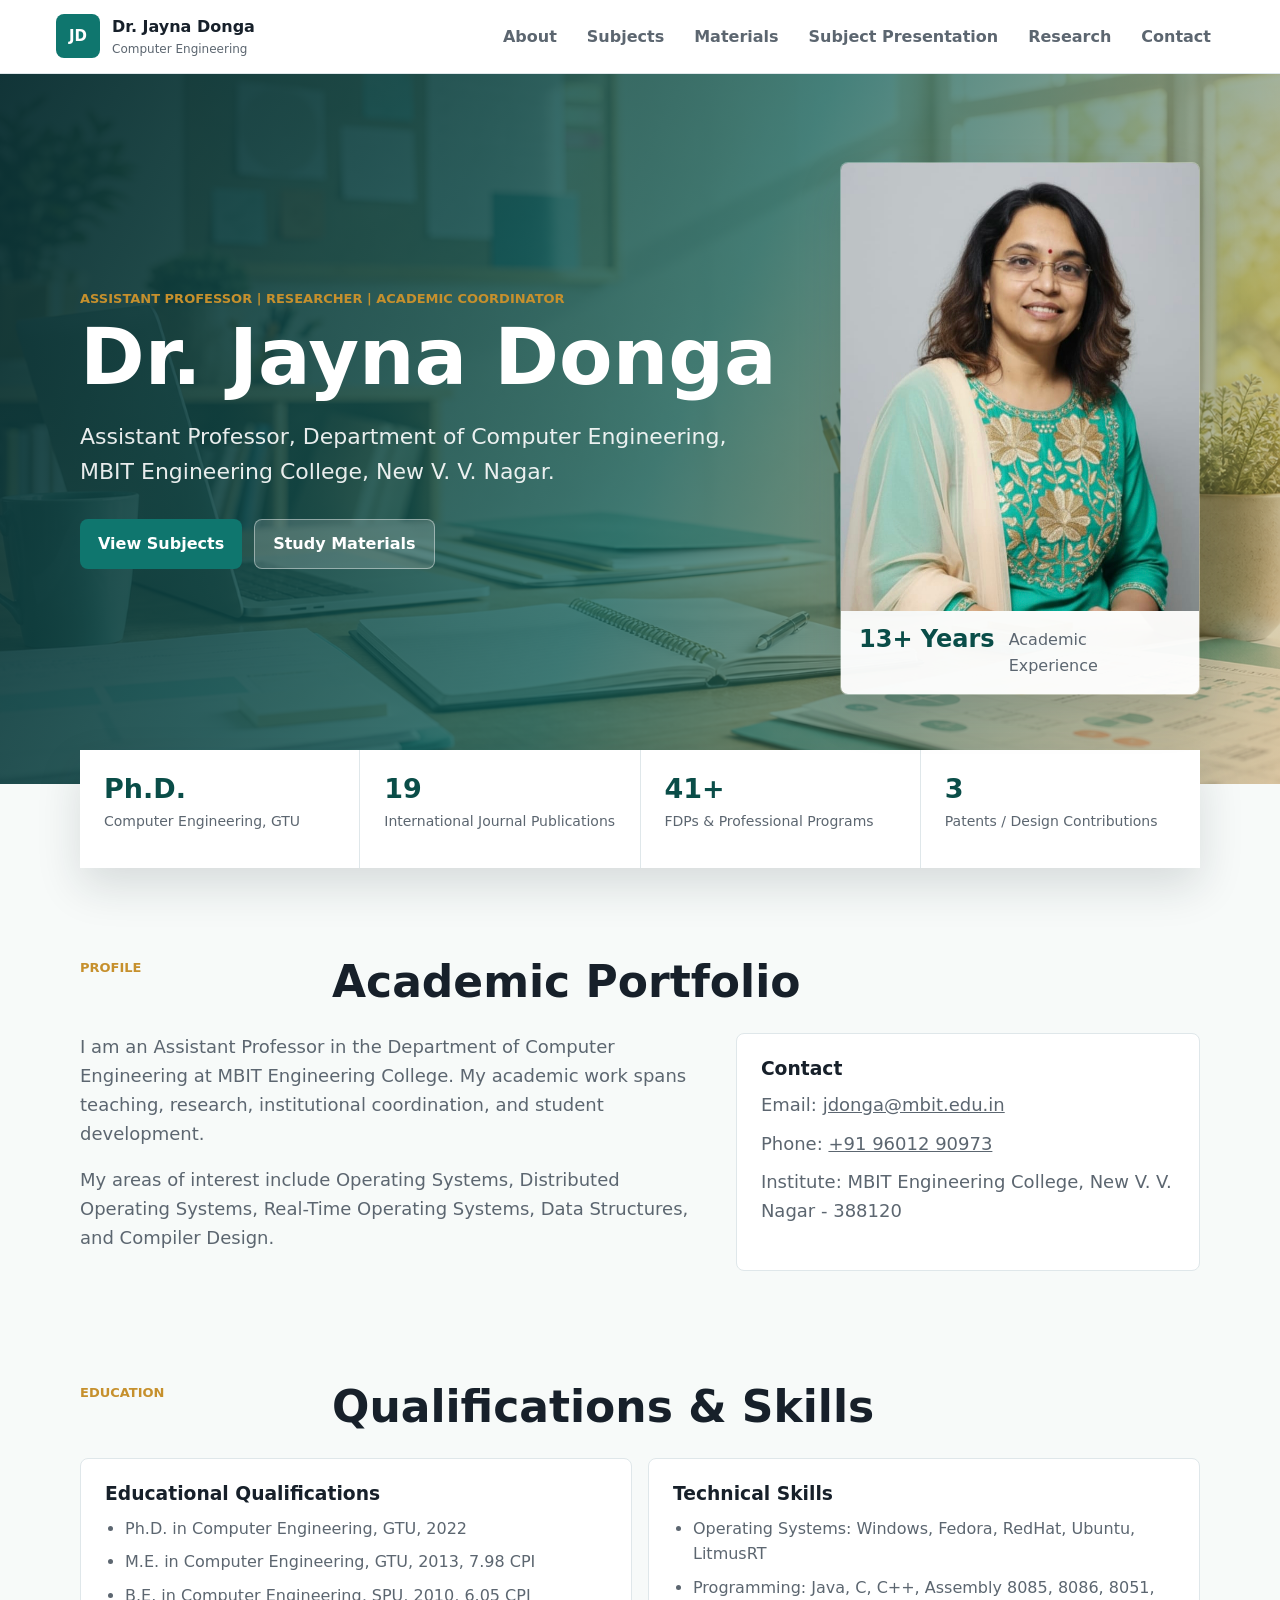
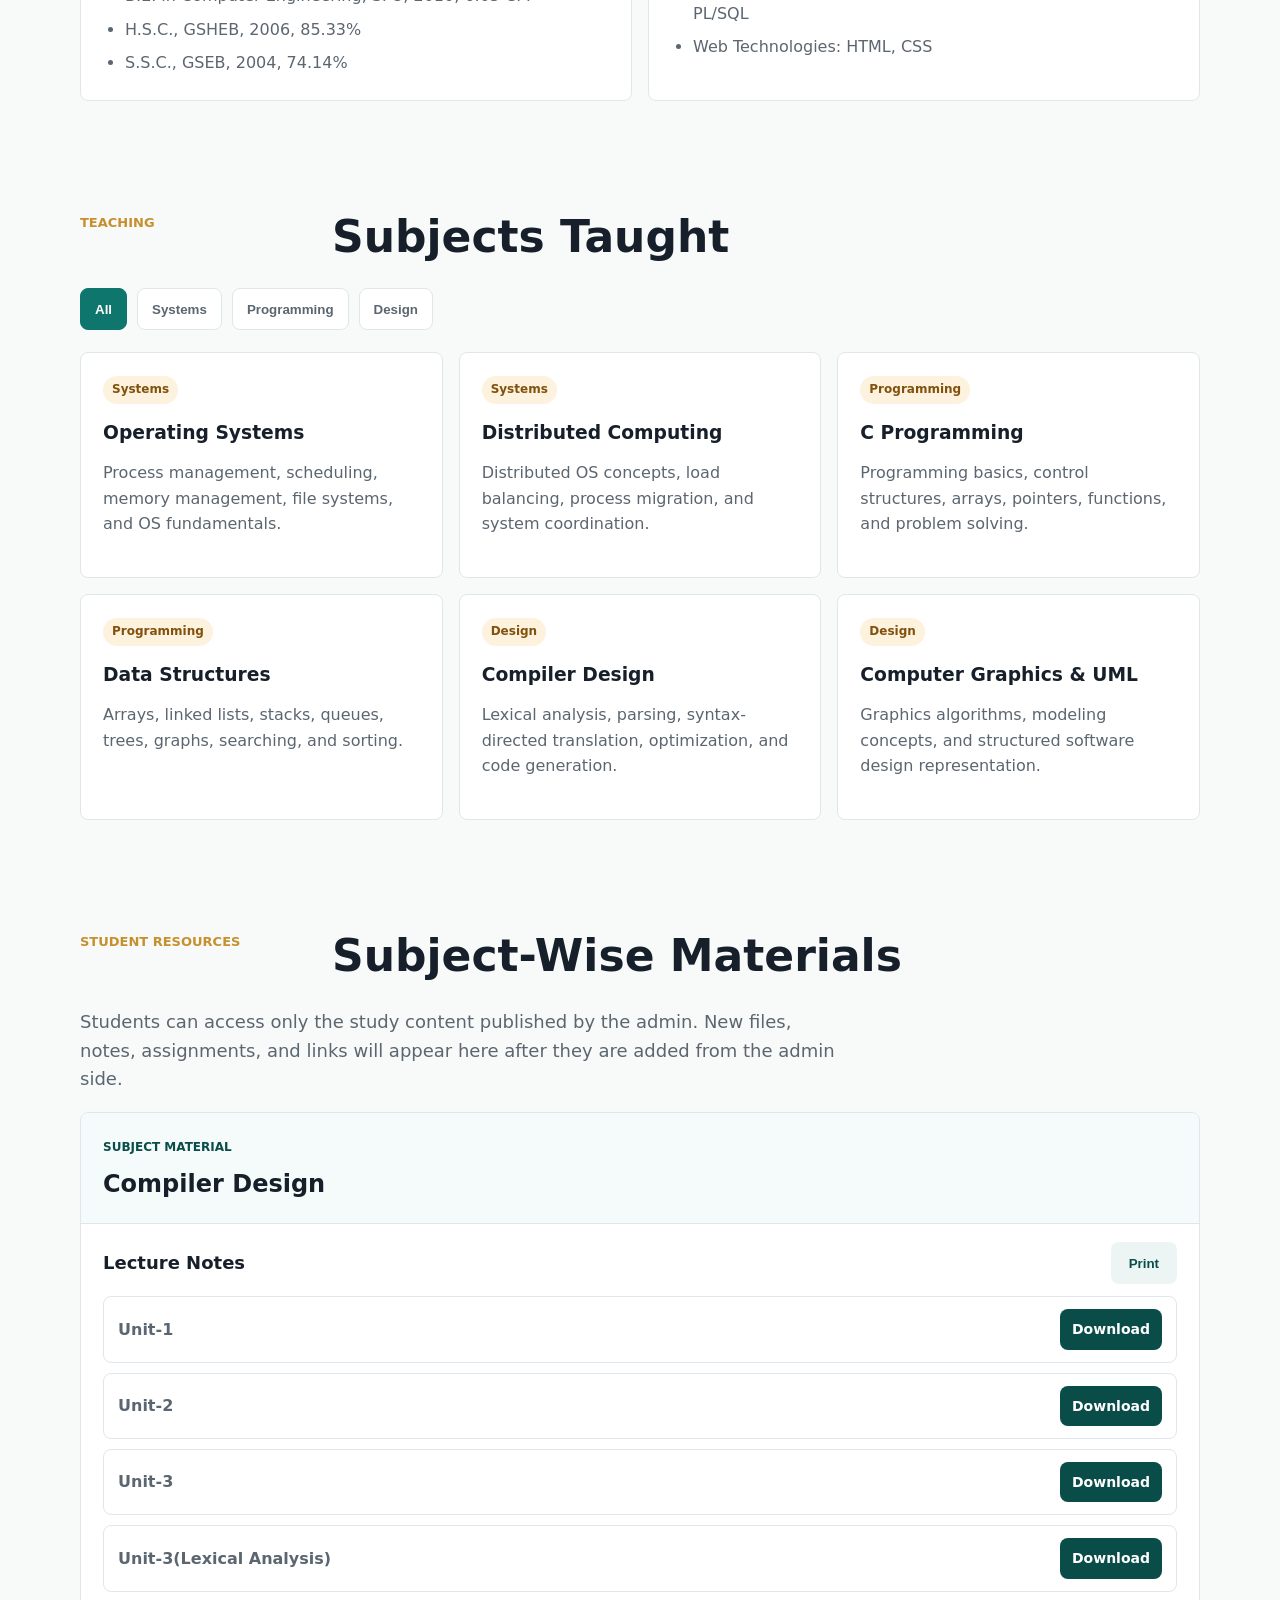
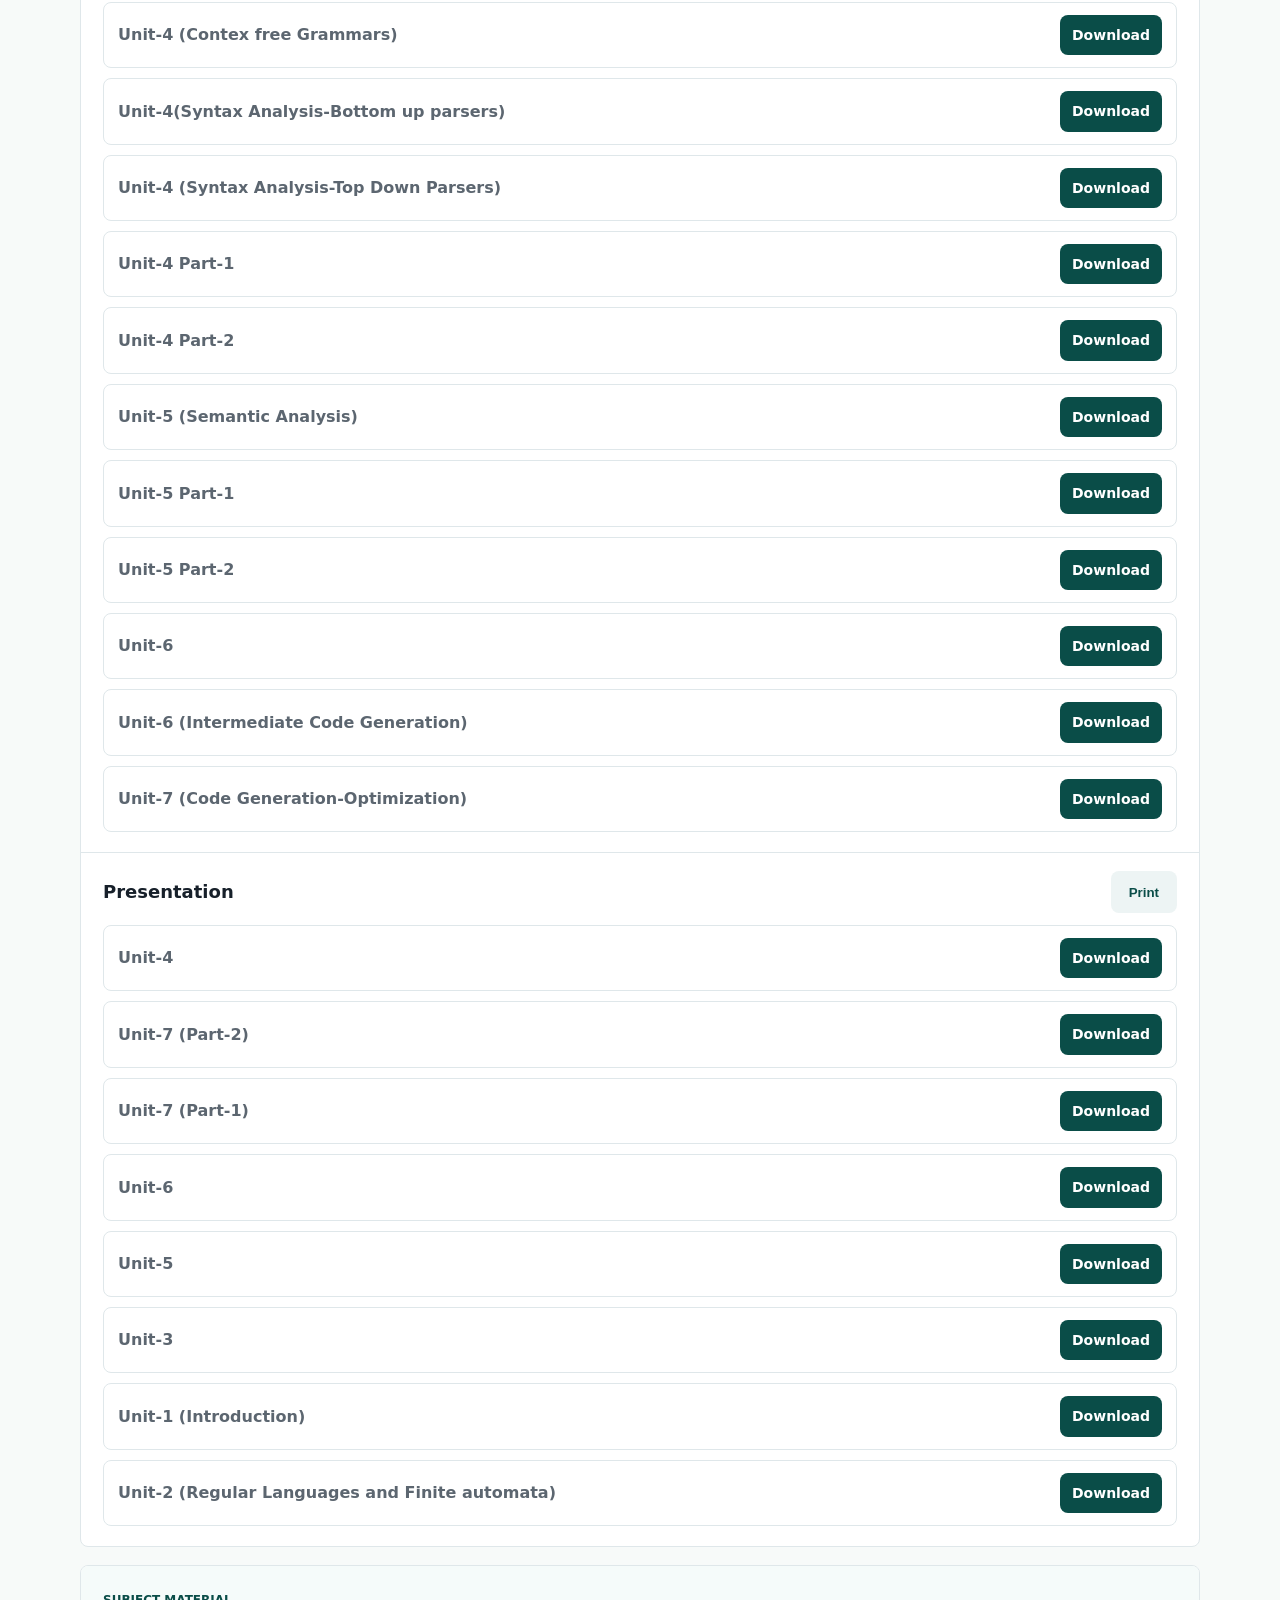
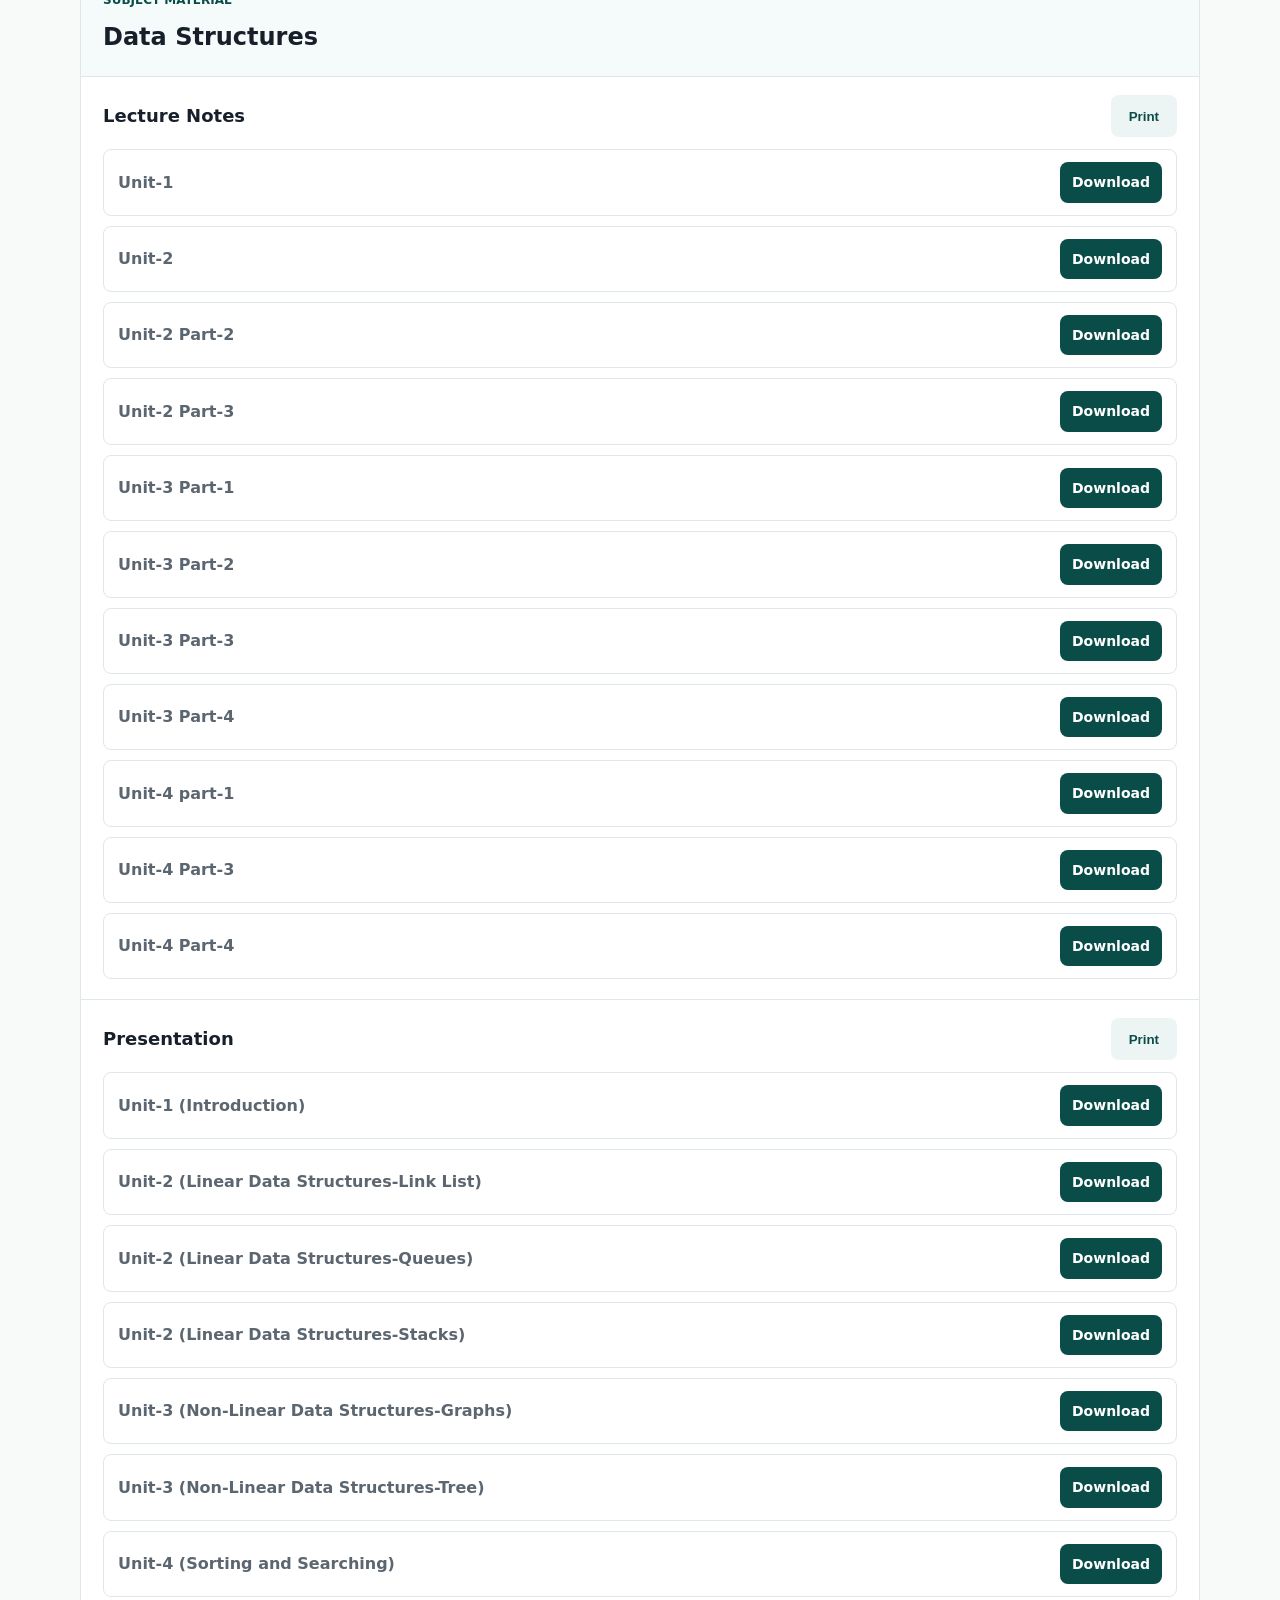
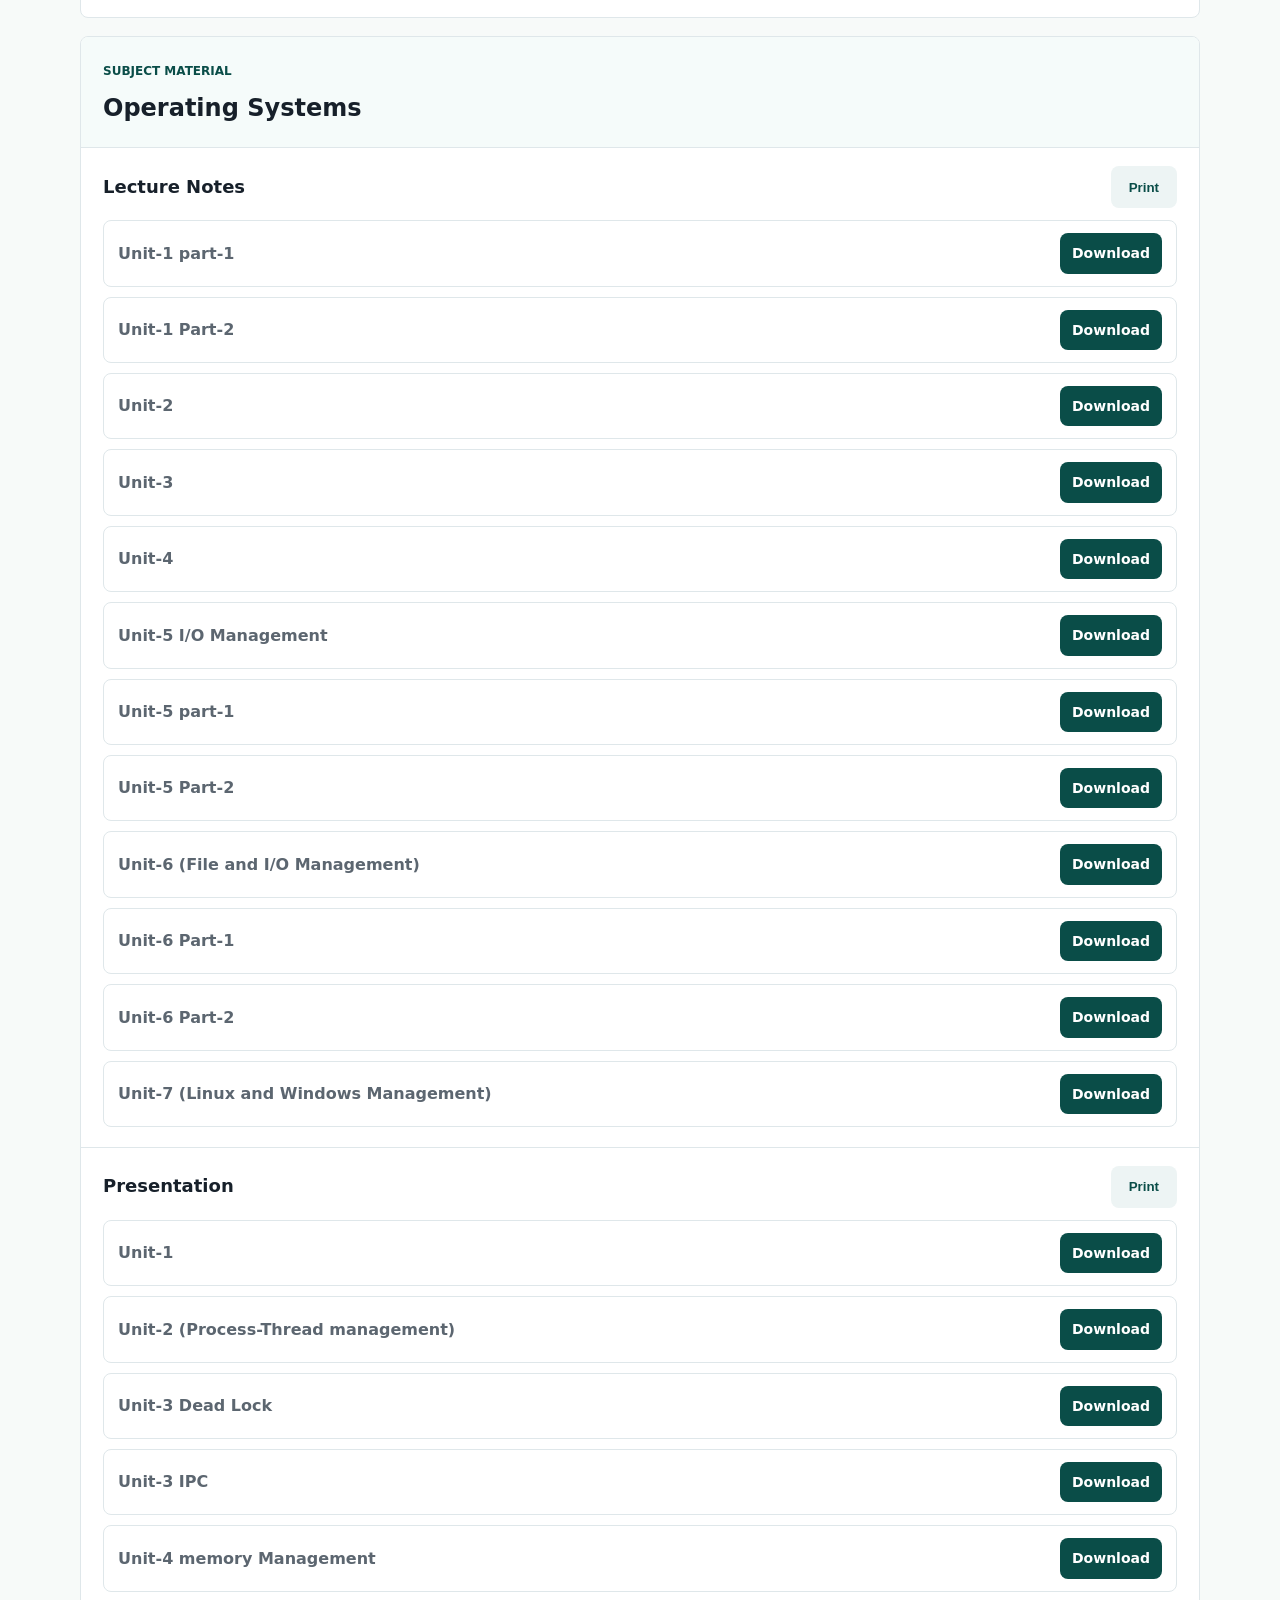
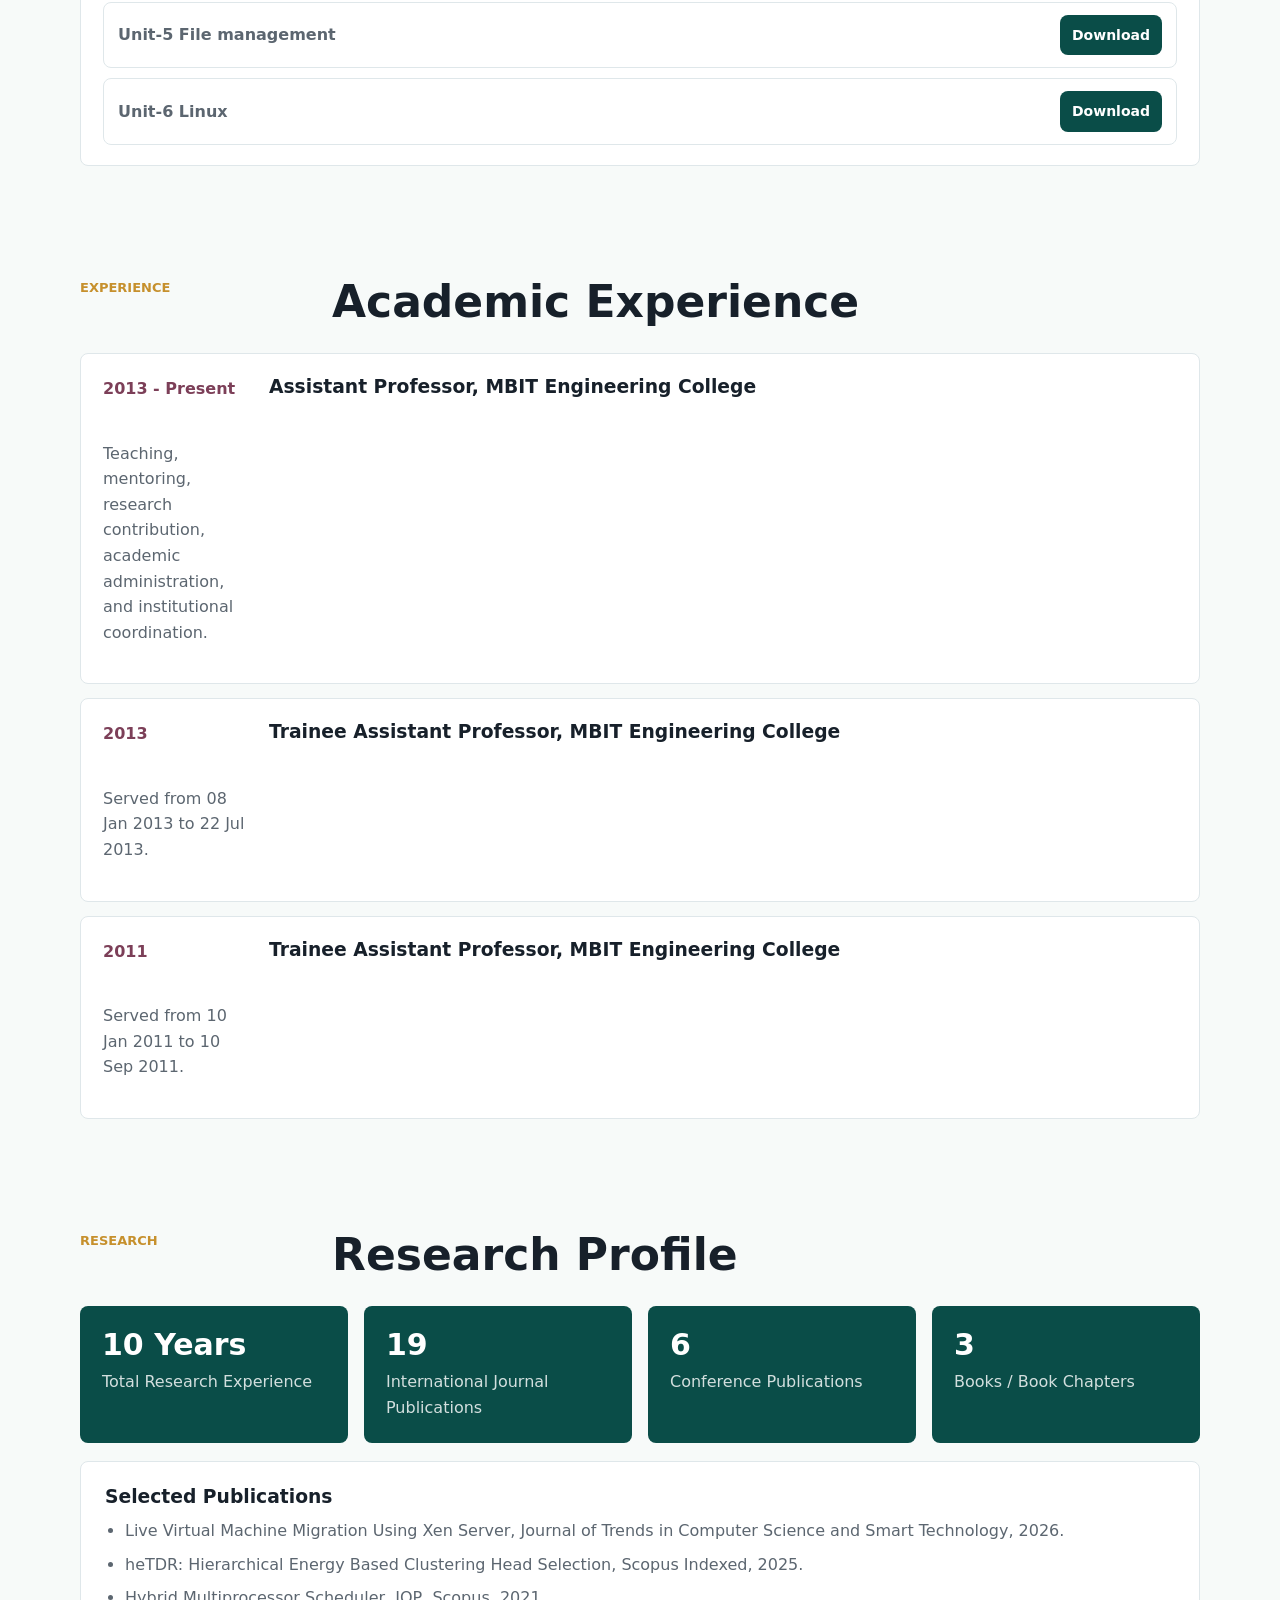
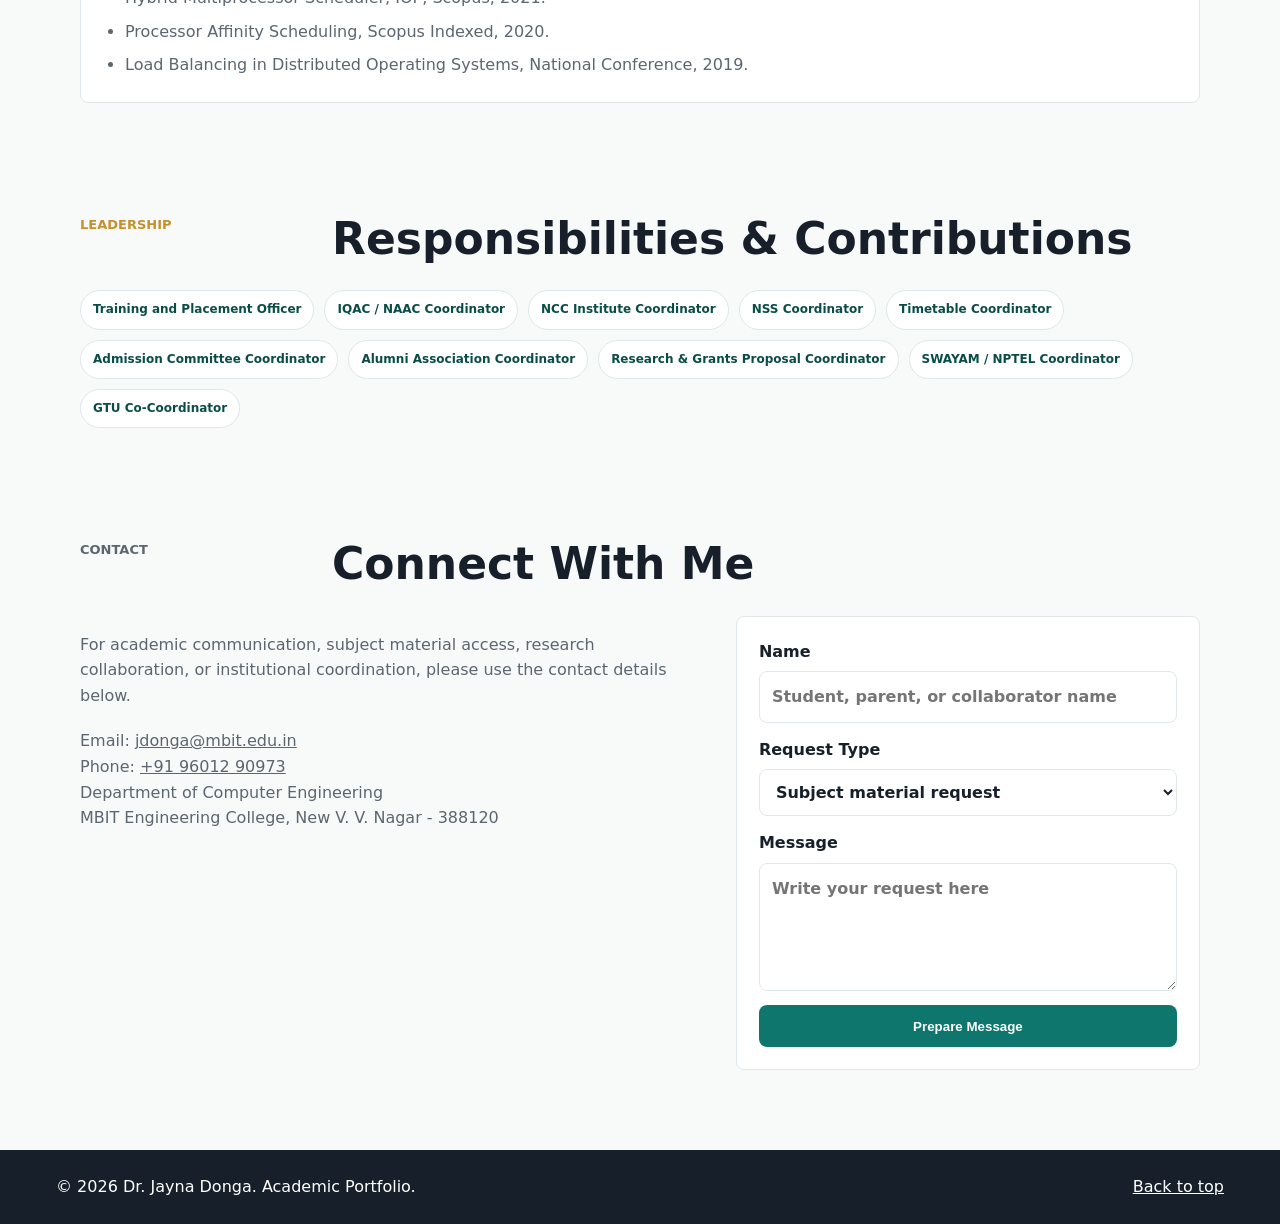
<file: index.html>
<!doctype html>
<html lang="en">
  <head>
    <meta charset="utf-8">
    <meta name="viewport" content="width=device-width, initial-scale=1">
    <title>Dr. Jayna Donga | Academic Portfolio</title>
    <meta name="description" content="Academic portfolio of Dr. Jayna Donga, Assistant Professor in Computer Engineering.">
    <link rel="stylesheet" href="styles.css">
  </head>
  <body>
    <header class="site-header">
      <a class="brand" href="#home" aria-label="Dr. Jayna Donga home">
        <span class="brand-mark">JD</span>
        <span>
          <strong>Dr. Jayna Donga</strong>
          <small>Computer Engineering</small>
        </span>
      </a>
      <button class="nav-toggle" type="button" aria-label="Open menu" aria-expanded="false">Menu</button>
      <nav class="site-nav" aria-label="Primary navigation">
        <a href="#about">About</a>
        <a href="#subjects">Subjects</a>
        <a href="#materials">Materials</a>
        <a href="subject-presentation.html">Subject Presentation</a>
        <a href="#research">Research</a>
        <a href="#contact">Contact</a>
      </nav>
    </header>

    <main id="home">
      <section class="hero">
        <div class="hero-bg"></div>
        <div class="hero-content">
          <div class="hero-text">
            <p class="eyebrow">Assistant Professor | Researcher | Academic Coordinator</p>
            <h1>Dr. Jayna Donga</h1>
            <p class="hero-copy">Assistant Professor, Department of Computer Engineering, MBIT Engineering College, New V. V. Nagar.</p>
            <div class="hero-actions">
              <a class="button primary" href="#subjects">View Subjects</a>
              <a class="button secondary" href="#materials">Study Materials</a>
            </div>
          </div>
          <figure class="profile-card">
            <img src="assets/dr-jayna-donga.jpg" alt="Portrait of Dr. Jayna Donga">
            <figcaption>
              <strong>13+ Years</strong>
              <span>Academic Experience</span>
            </figcaption>
          </figure>
        </div>
      </section>

      <section class="quick-stats" aria-label="Academic highlights">
        <article>
          <strong>Ph.D.</strong>
          <span>Computer Engineering, GTU</span>
        </article>
        <article>
          <strong>19</strong>
          <span>International Journal Publications</span>
        </article>
        <article>
          <strong>41+</strong>
          <span>FDPs & Professional Programs</span>
        </article>
        <article>
          <strong>3</strong>
          <span>Patents / Design Contributions</span>
        </article>
      </section>

      <section class="section about" id="about">
        <div class="section-heading">
          <p class="eyebrow">Profile</p>
          <h2>Academic Portfolio</h2>
        </div>
        <div class="about-grid">
          <div>
            <p>I am an Assistant Professor in the Department of Computer Engineering at MBIT Engineering College. My academic work spans teaching, research, institutional coordination, and student development.</p>
            <p>My areas of interest include Operating Systems, Distributed Operating Systems, Real-Time Operating Systems, Data Structures, and Compiler Design.</p>
          </div>
          <div class="info-panel">
            <h3>Contact</h3>
            <p>Email: <a href="mailto:jdonga@mbit.edu.in">jdonga@mbit.edu.in</a></p>
            <p>Phone: <a href="tel:+919601290973">+91 96012 90973</a></p>
            <p>Institute: MBIT Engineering College, New V. V. Nagar - 388120</p>
          </div>
        </div>
      </section>

      <section class="section credentials">
        <div class="section-heading">
          <p class="eyebrow">Education</p>
          <h2>Qualifications & Skills</h2>
        </div>
        <div class="split-list">
          <article>
            <h3>Educational Qualifications</h3>
            <ul>
              <li>Ph.D. in Computer Engineering, GTU, 2022</li>
              <li>M.E. in Computer Engineering, GTU, 2013, 7.98 CPI</li>
              <li>B.E. in Computer Engineering, SPU, 2010, 6.05 CPI</li>
              <li>H.S.C., GSHEB, 2006, 85.33%</li>
              <li>S.S.C., GSEB, 2004, 74.14%</li>
            </ul>
          </article>
          <article>
            <h3>Technical Skills</h3>
            <ul>
              <li>Operating Systems: Windows, Fedora, RedHat, Ubuntu, LitmusRT</li>
              <li>Programming: Java, C, C++, Assembly 8085, 8086, 8051, PL/SQL</li>
              <li>Web Technologies: HTML, CSS</li>
            </ul>
          </article>
        </div>
      </section>

      <section class="section subjects" id="subjects">
        <div class="section-heading">
          <p class="eyebrow">Teaching</p>
          <h2>Subjects Taught</h2>
        </div>
        <div class="material-controls" aria-label="Subject filters">
          <button class="filter is-active" type="button" data-filter="all">All</button>
          <button class="filter" type="button" data-filter="systems">Systems</button>
          <button class="filter" type="button" data-filter="programming">Programming</button>
          <button class="filter" type="button" data-filter="design">Design</button>
        </div>
        <div class="material-grid">
          <article class="material-card" data-subject="systems">
            <span>Systems</span>
            <h3>Operating Systems</h3>
            <p>Process management, scheduling, memory management, file systems, and OS fundamentals.</p>
          </article>
          <article class="material-card" data-subject="systems">
            <span>Systems</span>
            <h3>Distributed Computing</h3>
            <p>Distributed OS concepts, load balancing, process migration, and system coordination.</p>
          </article>
          <article class="material-card" data-subject="programming">
            <span>Programming</span>
            <h3>C Programming</h3>
            <p>Programming basics, control structures, arrays, pointers, functions, and problem solving.</p>
          </article>
          <article class="material-card" data-subject="programming">
            <span>Programming</span>
            <h3>Data Structures</h3>
            <p>Arrays, linked lists, stacks, queues, trees, graphs, searching, and sorting.</p>
          </article>
          <article class="material-card" data-subject="design">
            <span>Design</span>
            <h3>Compiler Design</h3>
            <p>Lexical analysis, parsing, syntax-directed translation, optimization, and code generation.</p>
          </article>
          <article class="material-card" data-subject="design">
            <span>Design</span>
            <h3>Computer Graphics & UML</h3>
            <p>Graphics algorithms, modeling concepts, and structured software design representation.</p>
          </article>
        </div>
      </section>

      <section class="section upload-section" id="materials">
        <div class="section-heading">
          <p class="eyebrow">Student Resources</p>
          <h2>Subject-Wise Materials</h2>
        </div>
        <div class="student-materials">
          <p class="materials-intro">Students can access only the study content published by the admin. New files, notes, assignments, and links will appear here after they are added from the admin side.</p>
          <div class="subject-material-grid" id="publicMaterialRows" aria-live="polite">
            <article class="subject-material-card">
              <div class="subject-card-head">
                <div>
                  <span class="subject-label">Loading</span>
                  <h3>Checking published materials...</h3>
                </div>
              </div>
              <p class="empty-materials">Please wait.</p>
            </article>
          </div>
        </div>
      </section>

      <section class="section experience">
        <div class="section-heading">
          <p class="eyebrow">Experience</p>
          <h2>Academic Experience</h2>
        </div>
        <div class="timeline">
          <article>
            <time>2013 - Present</time>
            <h3>Assistant Professor, MBIT Engineering College</h3>
            <p>Teaching, mentoring, research contribution, academic administration, and institutional coordination.</p>
          </article>
          <article>
            <time>2013</time>
            <h3>Trainee Assistant Professor, MBIT Engineering College</h3>
            <p>Served from 08 Jan 2013 to 22 Jul 2013.</p>
          </article>
          <article>
            <time>2011</time>
            <h3>Trainee Assistant Professor, MBIT Engineering College</h3>
            <p>Served from 10 Jan 2011 to 10 Sep 2011.</p>
          </article>
        </div>
      </section>

      <section class="section research" id="research">
        <div class="section-heading">
          <p class="eyebrow">Research</p>
          <h2>Research Profile</h2>
        </div>
        <div class="research-grid">
          <article>
            <strong>10 Years</strong>
            <span>Total Research Experience</span>
          </article>
          <article>
            <strong>19</strong>
            <span>International Journal Publications</span>
          </article>
          <article>
            <strong>6</strong>
            <span>Conference Publications</span>
          </article>
          <article>
            <strong>3</strong>
            <span>Books / Book Chapters</span>
          </article>
        </div>
        <div class="publication-list">
          <h3>Selected Publications</h3>
          <ul>
            <li>Live Virtual Machine Migration Using Xen Server, Journal of Trends in Computer Science and Smart Technology, 2026.</li>
            <li>heTDR: Hierarchical Energy Based Clustering Head Selection, Scopus Indexed, 2025.</li>
            <li>Hybrid Multiprocessor Scheduler, IOP, Scopus, 2021.</li>
            <li>Processor Affinity Scheduling, Scopus Indexed, 2020.</li>
            <li>Load Balancing in Distributed Operating Systems, National Conference, 2019.</li>
          </ul>
        </div>
      </section>

      <section class="section contributions">
        <div class="section-heading">
          <p class="eyebrow">Leadership</p>
          <h2>Responsibilities & Contributions</h2>
        </div>
        <div class="tag-cloud">
          <span>Training and Placement Officer</span>
          <span>IQAC / NAAC Coordinator</span>
          <span>NCC Institute Coordinator</span>
          <span>NSS Coordinator</span>
          <span>Timetable Coordinator</span>
          <span>Admission Committee Coordinator</span>
          <span>Alumni Association Coordinator</span>
          <span>Research & Grants Proposal Coordinator</span>
          <span>SWAYAM / NPTEL Coordinator</span>
          <span>GTU Co-Coordinator</span>
        </div>
      </section>

      <section class="section contact" id="contact">
        <div class="section-heading">
          <p class="eyebrow">Contact</p>
          <h2>Connect With Me</h2>
        </div>
        <div class="contact-grid">
          <div>
            <p>For academic communication, subject material access, research collaboration, or institutional coordination, please use the contact details below.</p>
            <address>
              Email: <a href="mailto:jdonga@mbit.edu.in">jdonga@mbit.edu.in</a><br>
              Phone: <a href="tel:+919601290973">+91 96012 90973</a><br>
              Department of Computer Engineering<br>
              MBIT Engineering College, New V. V. Nagar - 388120
            </address>
          </div>
          <form class="contact-form">
            <label>
              Name
              <input type="text" name="name" placeholder="Student, parent, or collaborator name">
            </label>
            <label>
              Request Type
              <select name="subject">
                <option>Subject material request</option>
                <option>Research collaboration</option>
                <option>Academic inquiry</option>
              </select>
            </label>
            <label>
              Message
              <textarea name="message" rows="4" placeholder="Write your request here"></textarea>
            </label>
            <button class="button primary" type="button">Prepare Message</button>
          </form>
        </div>
      </section>
    </main>

    <footer class="site-footer">
      <p>© 2026 Dr. Jayna Donga. Academic Portfolio.</p>
      <a href="#home">Back to top</a>
    </footer>

    <script src="script.js"></script>
  </body>
</html>
</file>
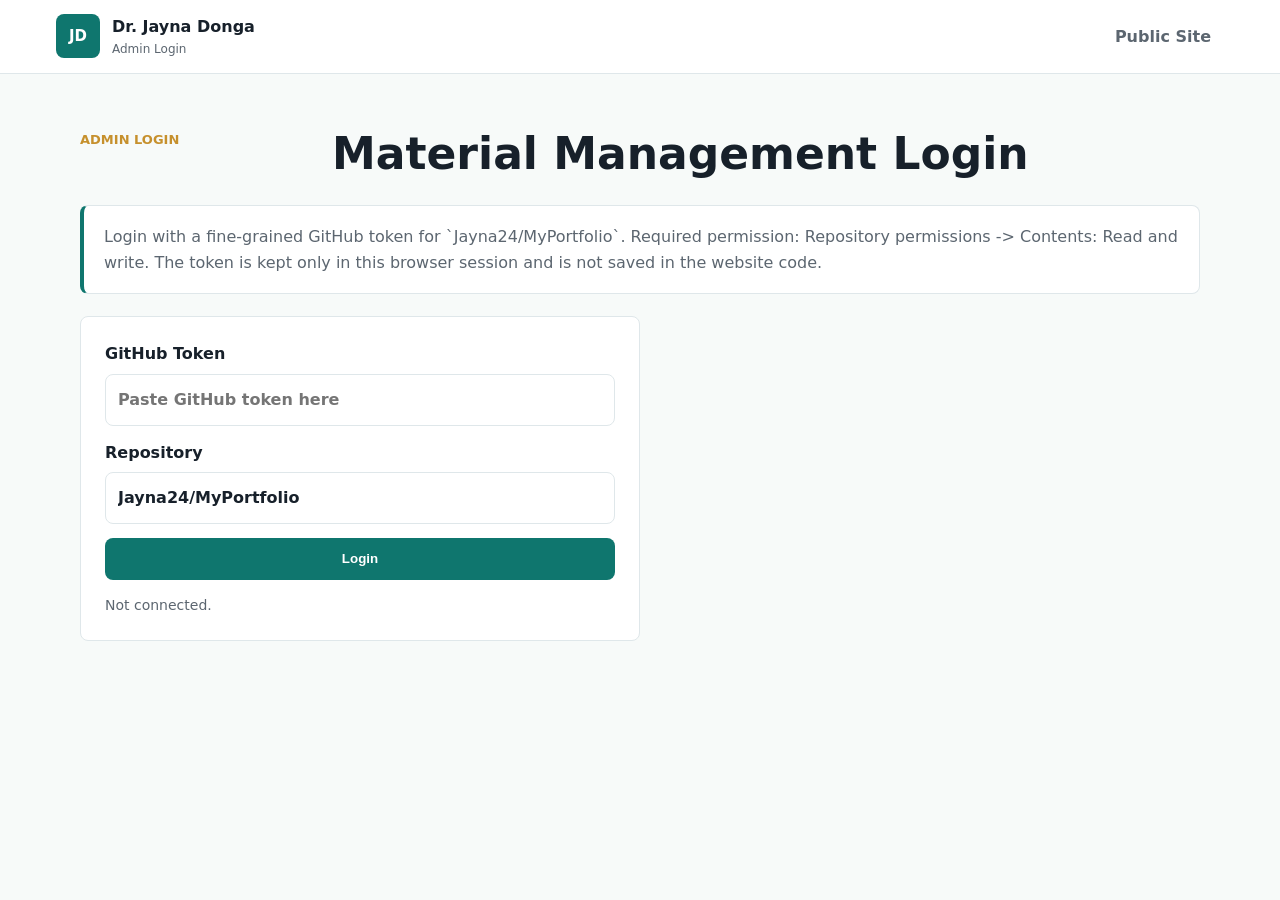
<file: admin-login.html>
<!doctype html>
<html lang="en">
  <head>
    <meta charset="utf-8">
    <meta name="viewport" content="width=device-width, initial-scale=1">
    <title>Admin Login | Dr. Jayna Donga Materials</title>
    <meta name="description" content="Admin login page for Dr. Jayna Donga material management.">
    <link rel="stylesheet" href="styles.css">
  </head>
  <body>
    <header class="site-header">
      <a class="brand" href="index.html" aria-label="Back to portfolio">
        <span class="brand-mark">JD</span>
        <span>
          <strong>Dr. Jayna Donga</strong>
          <small>Admin Login</small>
        </span>
      </a>
      <nav class="site-nav admin-nav" aria-label="Admin navigation">
        <a href="index.html">Public Site</a>
      </nav>
    </header>

    <main>
      <section class="section admin-panel">
        <div class="section-heading">
          <p class="eyebrow">Admin Login</p>
          <h1>Material Management Login</h1>
        </div>
        <div class="admin-note">
          <p>Login with a fine-grained GitHub token for `Jayna24/MyPortfolio`. Required permission: Repository permissions -> Contents: Read and write. The token is kept only in this browser session and is not saved in the website code.</p>
        </div>
        <form class="upload-form admin-login-card" id="adminLoginForm">
          <label>
            GitHub Token
            <input id="githubToken" type="password" autocomplete="off" placeholder="Paste GitHub token here">
          </label>
          <label>
            Repository
            <input id="githubRepo" type="text" value="Jayna24/MyPortfolio">
          </label>
          <button class="button primary" type="button" id="adminLogin">Login</button>
          <p class="form-status" id="loginStatus">Not connected.</p>
        </form>
      </section>
    </main>

    <script src="script.js"></script>
  </body>
</html>
</file>
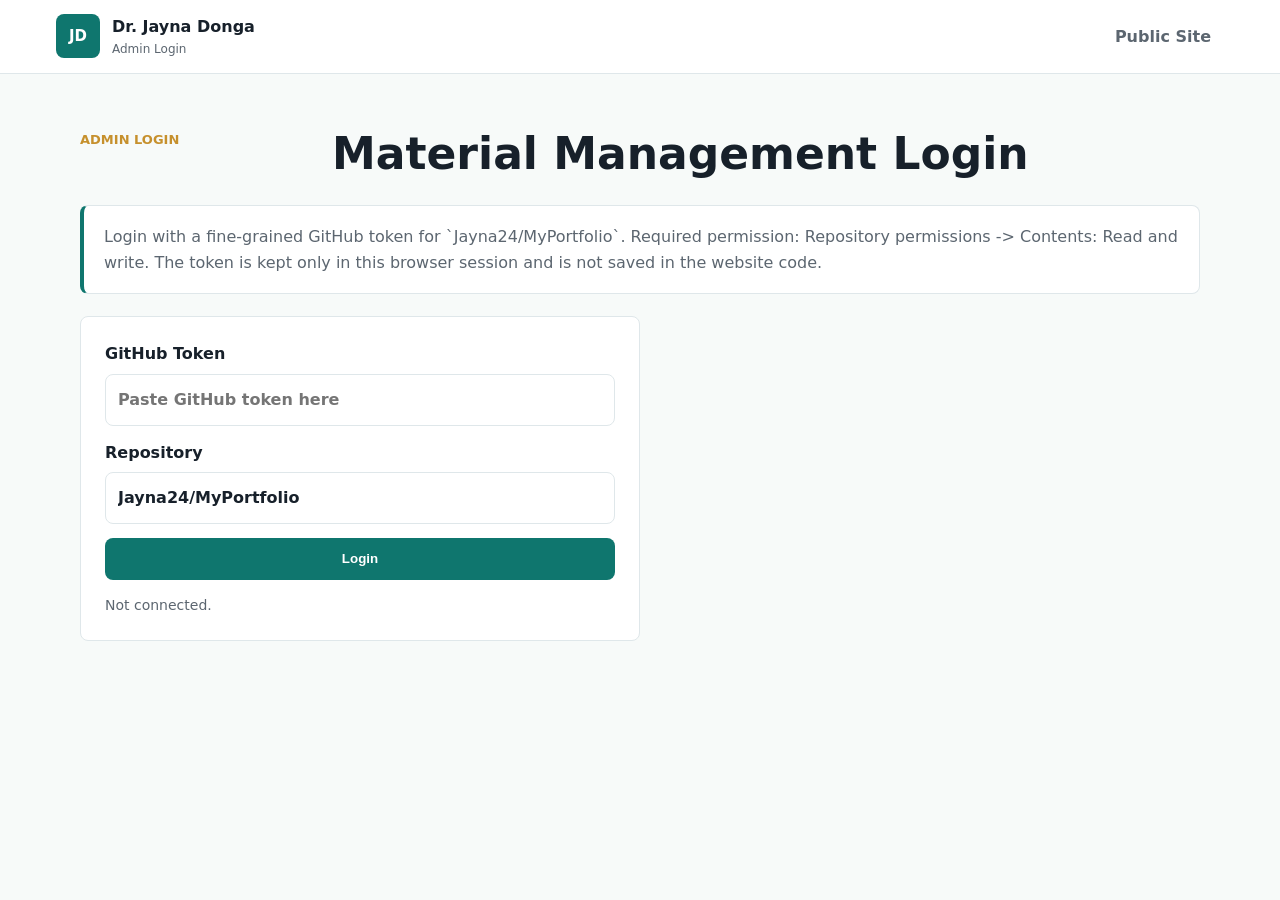
<file: admin.html>
<!doctype html>
<html lang="en">
  <head>
    <meta charset="utf-8">
    <meta name="viewport" content="width=device-width, initial-scale=1">
    <meta http-equiv="refresh" content="0; url=admin-login.html">
    <title>Redirecting | Admin</title>
    <link rel="stylesheet" href="styles.css">
  </head>
  <body>
    <main class="section admin-panel">
      <p>Redirecting to <a href="admin-login.html">Admin Login</a>...</p>
    </main>
  </body>
</html>
</file>
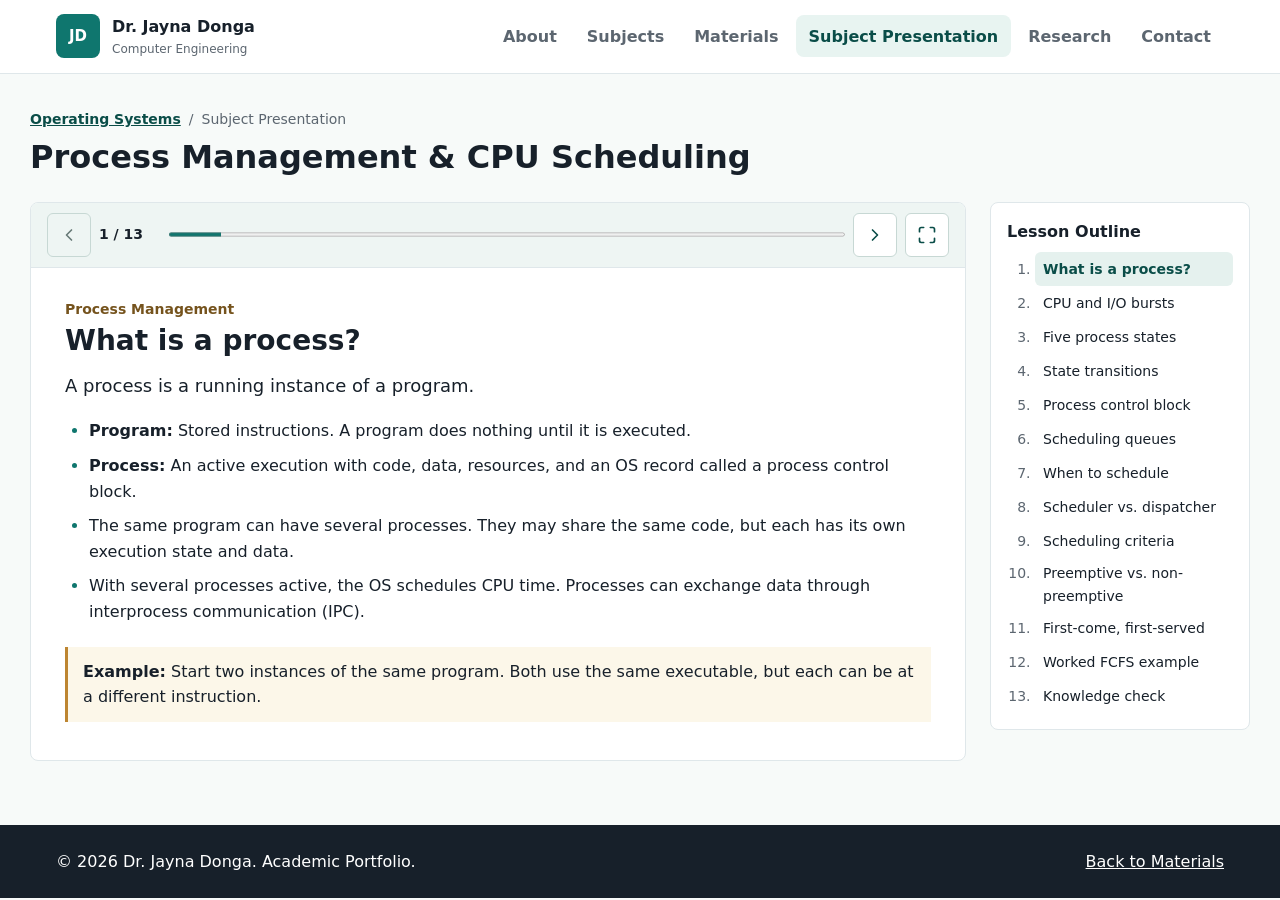
<file: subject-presentation.html>
<!doctype html>
<html lang="en">
  <head>
    <meta charset="utf-8">
    <meta name="viewport" content="width=device-width, initial-scale=1">
    <title>Process Management &amp; CPU Scheduling | Dr. Jayna Donga</title>
    <meta name="description" content="An Operating Systems lesson on process states, scheduling, and first-come, first-served scheduling.">
    <link rel="stylesheet" href="styles.css">
    <link rel="stylesheet" href="subject-presentation.css">
    <script src="script.js" defer></script>
    <script src="subject-presentation.js" defer></script>
  </head>
  <body>
    <header class="site-header">
      <a class="brand" href="index.html" aria-label="Dr. Jayna Donga home">
        <span class="brand-mark">JD</span>
        <span>
          <strong>Dr. Jayna Donga</strong>
          <small>Computer Engineering</small>
        </span>
      </a>
      <button class="nav-toggle" type="button" aria-label="Open menu" aria-expanded="false">Menu</button>
      <nav class="site-nav" aria-label="Primary navigation">
        <a href="index.html#about">About</a>
        <a href="index.html#subjects">Subjects</a>
        <a href="index.html#materials">Materials</a>
        <a href="subject-presentation.html" aria-current="page">Subject Presentation</a>
        <a href="index.html#research">Research</a>
        <a href="index.html#contact">Contact</a>
      </nav>
    </header>

    <main class="lesson-page" id="main">
      <header class="lesson-heading">
        <p class="lesson-subject"><a href="index.html#subjects">Operating Systems</a> <span aria-hidden="true">/</span> Subject Presentation</p>
        <h1>Process Management &amp; CPU Scheduling</h1>
      </header>

      <div class="lesson-layout">
        <div class="lesson-reader" data-lesson-reader>
          <div class="lesson-toolbar" role="group" aria-label="Slide controls" hidden>
            <button type="button" data-previous aria-label="Previous slide" title="Previous slide">
              <svg viewBox="0 0 24 24" aria-hidden="true"><path d="m15 18-6-6 6-6"/></svg>
            </button>
            <div class="lesson-position">
              <span data-slide-count aria-hidden="true"></span>
              <progress aria-label="Slide progress"></progress>
              <span class="lesson-sr-only" data-slide-announcement aria-live="polite"></span>
            </div>
            <button type="button" data-next aria-label="Next slide" title="Next slide">
              <svg viewBox="0 0 24 24" aria-hidden="true"><path d="m9 18 6-6-6-6"/></svg>
            </button>
            <button type="button" data-fullscreen aria-label="Enter fullscreen" title="Enter fullscreen" hidden>
              <svg viewBox="0 0 24 24" aria-hidden="true"><path d="M8 3H5a2 2 0 0 0-2 2v3m13-5h3a2 2 0 0 1 2 2v3m0 8v3a2 2 0 0 1-2 2h-3m-8 0H5a2 2 0 0 1-2-2v-3"/></svg>
            </button>
          </div>

          <section class="lesson-slide" id="what-is-a-process">
            <p class="lesson-kicker">Process Management</p>
            <h2 tabindex="-1">What is a process?</h2>
            <p class="lesson-lede">A process is a running instance of a program.</p>
            <ul class="lesson-points">
              <li><strong>Program:</strong> Stored instructions. A program does nothing until it is executed.</li>
              <li><strong>Process:</strong> An active execution with code, data, resources, and an OS record called a process control block.</li>
              <li>The same program can have several processes. They may share the same code, but each has its own execution state and data.</li>
              <li>With several processes active, the OS schedules CPU time. Processes can exchange data through interprocess communication (IPC).</li>
            </ul>
            <p class="lesson-note"><strong>Example:</strong> Start two instances of the same program. Both use the same executable, but each can be at a different instruction.</p>
          </section>

          <section class="lesson-slide" id="cpu-and-io-bursts">
            <p class="lesson-kicker">Process Management</p>
            <h2 tabindex="-1">CPU and I/O bursts</h2>
            <p class="lesson-lede">A process typically alternates between computing and performing I/O.</p>
            <ol class="lesson-flow" aria-label="Example burst sequence">
              <li><strong>CPU</strong><span>Initialize variables</span></li>
              <li><strong>I/O</strong><span>Read input</span></li>
              <li><strong>CPU</strong><span>Calculate a result</span></li>
              <li><strong>I/O</strong><span>Write output</span></li>
            </ol>
            <ul class="lesson-points">
              <li><strong>CPU-bound:</strong> Computation dominates, so CPU bursts tend to be longer. Think of a large numerical calculation.</li>
              <li><strong>I/O-bound:</strong> Time is dominated by input or output. Think of a task that frequently waits for disk reads.</li>
            </ul>
            <p class="lesson-note"><strong>Remember:</strong> While one process waits for I/O, another ready process can use the CPU.</p>
          </section>

          <section class="lesson-slide" id="process-states">
            <p class="lesson-kicker">Process Management</p>
            <h2 tabindex="-1">Five process states</h2>
            <dl class="lesson-definitions">
              <div><dt>New</dt><dd>The OS is creating the process.</dd></div>
              <div><dt>Ready</dt><dd>It can run as soon as a CPU is assigned.</dd></div>
              <div><dt>Running</dt><dd>Its instructions are executing on a CPU.</dd></div>
              <div><dt>Waiting (blocked)</dt><dd>It needs an event such as I/O completion before it can run again.</dd></div>
              <div><dt>Terminated</dt><dd>It has finished or has been stopped.</dd></div>
            </dl>
            <p class="lesson-note"><strong>Key distinction:</strong> Ready means waiting for the CPU. Blocked means waiting for an event, even when the CPU is idle.</p>
          </section>

          <section class="lesson-slide" id="state-transitions">
            <p class="lesson-kicker">Process Management</p>
            <h2 tabindex="-1">How processes change state</h2>
            <ol class="lesson-flow" aria-label="Example lifecycle with an I/O request">
              <li><strong>Running</strong><span>Requests a disk read</span></li>
              <li><strong>Waiting</strong><span>Disk read completes</span></li>
              <li><strong>Ready</strong><span>Scheduler selects it</span></li>
              <li><strong>Running</strong><span>Continues execution</span></li>
            </ol>
            <dl class="lesson-definitions">
              <div><dt>New &rarr; Ready</dt><dd>The OS admits the process.</dd></div>
              <div><dt>Ready &rarr; Running</dt><dd>The dispatcher hands it the CPU.</dd></div>
              <div><dt>Running &rarr; Ready</dt><dd>A time slice expires or a higher-priority process preempts it.</dd></div>
              <div><dt>Running &rarr; Waiting</dt><dd>It requests I/O or blocks on an event.</dd></div>
              <div><dt>Waiting &rarr; Ready</dt><dd>The event occurs; it may still need to wait for the CPU.</dd></div>
              <div><dt>Running &rarr; Terminated</dt><dd>It exits or is stopped.</dd></div>
            </dl>
          </section>

          <section class="lesson-slide" id="process-control-block">
            <p class="lesson-kicker">Process Management</p>
            <h2 tabindex="-1">Process control block (PCB)</h2>
            <p class="lesson-lede">The PCB is the OS record for a process. The process table tracks these records.</p>
            <dl class="lesson-definitions">
              <div><dt>Identity</dt><dd>Process ID (PID) and parent or child relationships.</dd></div>
              <div><dt>Execution context</dt><dd>Process state, CPU registers, and the program counter for the next instruction.</dd></div>
              <div><dt>Scheduling and events</dt><dd>Priority, queue references, and the event a blocked process is waiting for.</dd></div>
              <div><dt>Resources</dt><dd>Memory mappings, open files, and I/O information.</dd></div>
            </dl>
            <p class="lesson-note"><strong>Why it matters:</strong> Saving the program counter and registers lets a process resume from where it was interrupted.</p>
          </section>

          <section class="lesson-slide" id="scheduling-queues">
            <p class="lesson-kicker">Process Management</p>
            <h2 tabindex="-1">Scheduling queues</h2>
            <dl class="lesson-definitions">
              <div><dt>Job queue</dt><dd>Holds jobs waiting to be admitted in the textbook model.</dd></div>
              <div><dt>Ready queue</dt><dd>Holds runnable processes waiting for CPU time.</dd></div>
              <div><dt>Device queue</dt><dd>Holds requests or processes waiting for a particular I/O device.</dd></div>
            </dl>
            <p class="lesson-note"><strong>Follow a process:</strong> It enters the ready queue, gets CPU time, and may move to a device queue. When I/O finishes, it rejoins the ready queue.</p>
            <p>One way to represent a queue is as a linked list of PCBs, with references to its first and last entries.</p>
          </section>

          <section class="lesson-slide" id="when-to-schedule">
            <p class="lesson-kicker">CPU Scheduling</p>
            <h2 tabindex="-1">When does the scheduler act?</h2>
            <p class="lesson-lede">CPU scheduling selects which ready process should run next.</p>
            <dl class="lesson-definitions">
              <div><dt>A running process blocks</dt><dd>Choose a ready process, if one exists.</dd></div>
              <div><dt>A running process exits</dt><dd>Choose a ready process, if one exists.</dd></div>
              <div><dt>A running process is preempted</dt><dd>It returns to the ready queue, and the scheduler selects what runs next.</dd></div>
              <div><dt>A blocked process becomes ready</dt><dd>A preemptive policy may switch processes or let the current one continue.</dd></div>
            </dl>
            <p class="lesson-note"><strong>Remember:</strong> An I/O completion makes a process ready; it does not guarantee an immediate turn on the CPU.</p>
          </section>

          <section class="lesson-slide" id="dispatcher">
            <p class="lesson-kicker">CPU Scheduling</p>
            <h2 tabindex="-1">Scheduler vs. dispatcher</h2>
            <p class="lesson-lede"><strong>The scheduler chooses.</strong> The dispatcher hands over the CPU.</p>
            <ol class="lesson-points">
              <li>Save the outgoing process's context and load or restore the selected process's context.</li>
              <li>Switch to user mode if the selected process is a user process.</li>
              <li>Transfer control to the selected process's next instruction, or its entry point if it is starting.</li>
            </ol>
            <p class="lesson-note"><strong>Dispatch latency:</strong> The time it takes to stop one process and start or resume another.</p>
          </section>

          <section class="lesson-slide" id="scheduling-criteria">
            <p class="lesson-kicker">CPU Scheduling</p>
            <h2 tabindex="-1">What makes a scheduler effective?</h2>
            <dl class="lesson-definitions">
              <div><dt>Fairness</dt><dd>Give eligible processes a fair share of CPU time.</dd></div>
              <div><dt>CPU utilization</dt><dd>Keep the CPU busy for a larger share of elapsed time.</dd></div>
              <div><dt>Balanced utilization</dt><dd>Keep CPU and I/O resources productively occupied.</dd></div>
              <div><dt>Throughput</dt><dd>Complete more processes per unit of time.</dd></div>
              <div><dt>Turnaround time</dt><dd>Minimize the time from arrival to completion.</dd></div>
              <div><dt>Waiting time</dt><dd>Minimize the total time spent in the ready queue, not time blocked for I/O.</dd></div>
              <div><dt>Response time</dt><dd>Reduce the time from a request to the start of its response.</dd></div>
            </dl>
            <p class="lesson-note"><strong>Trade-off:</strong> A policy that improves throughput may not give the quickest response to an interactive request.</p>
          </section>

          <section class="lesson-slide" id="preemption">
            <p class="lesson-kicker">CPU Scheduling</p>
            <h2 tabindex="-1">Preemptive vs. non-preemptive</h2>
            <div class="lesson-comparison">
              <div>
                <h3>Non-preemptive</h3>
                <ul class="lesson-points">
                  <li>Once selected, a process keeps the CPU until it exits or blocks.</li>
                  <li>Examples: FCFS and non-preemptive shortest job first (SJF).</li>
                </ul>
              </div>
              <div>
                <h3>Preemptive</h3>
                <ul class="lesson-points">
                  <li>The OS can take back the CPU before the process finishes or blocks.</li>
                  <li>A preempted process returns to the ready queue. Examples: round robin and shortest remaining time next (SRTN).</li>
                </ul>
              </div>
            </div>
            <p class="lesson-note"><strong>Remember:</strong> A priority-based policy can be preemptive or non-preemptive.</p>
          </section>

          <section class="lesson-slide" id="fcfs">
            <p class="lesson-kicker">Scheduling Algorithms</p>
            <h2 tabindex="-1">First-come, first-served (FCFS)</h2>
            <p class="lesson-lede">Give the CPU to the process that has been waiting at the head of the ready queue.</p>
            <ol class="lesson-points">
              <li>Add arriving or newly unblocked processes to the tail of the ready queue.</li>
              <li>When the CPU is free, remove the process at the head and run it.</li>
              <li>Continue running that process until it exits or blocks. A new arrival does not interrupt it.</li>
            </ol>
            <p class="lesson-note"><strong>FIFO rule:</strong> First in, first out. A long process at the front can make several short processes wait.</p>
          </section>

          <section class="lesson-slide" id="fcfs-example">
            <p class="lesson-kicker">Worked Example</p>
            <h2 tabindex="-1">Worked FCFS example</h2>
            <p class="lesson-lede">Four processes arrive at different times. Each has one CPU burst and no I/O.</p>
            <figure class="lesson-timeline">
              <figcaption>CPU timeline (ms)</figcaption>
              <ol role="list">
                <li style="--burst: 15">P1 <span>0&ndash;15</span></li>
                <li style="--burst: 6">P2 <span>15&ndash;21</span></li>
                <li style="--burst: 7">P3 <span>21&ndash;28</span></li>
                <li style="--burst: 5">P4 <span>28&ndash;33</span></li>
              </ol>
            </figure>
            <table class="lesson-table">
              <caption class="lesson-sr-only">Arrival, start, finish, wait, and turnaround times in milliseconds</caption>
              <thead><tr><th scope="col">PID</th><th scope="col">Arrival</th><th scope="col">Start</th><th scope="col">End</th><th scope="col">Wait</th><th scope="col">Turnaround</th></tr></thead>
              <tbody>
                <tr><th scope="row">P1</th><td>0</td><td>0</td><td>15</td><td>0</td><td>15</td></tr>
                <tr><th scope="row">P2</th><td>2</td><td>15</td><td>21</td><td>13</td><td>19</td></tr>
                <tr><th scope="row">P3</th><td>3</td><td>21</td><td>28</td><td>18</td><td>25</td></tr>
                <tr><th scope="row">P4</th><td>5</td><td>28</td><td>33</td><td>23</td><td>28</td></tr>
              </tbody>
            </table>
            <p class="lesson-note"><strong>Average wait:</strong> 13.5 ms (start minus arrival). <strong>Average turnaround:</strong> 21.75 ms (finish minus arrival).</p>
          </section>

          <section class="lesson-slide" id="knowledge-check">
            <p class="lesson-kicker">Review</p>
            <h2 tabindex="-1">Check your understanding</h2>
            <details class="lesson-question">
              <summary>A disk read finishes. Does the waiting process start running immediately?</summary>
              <p>No. It becomes ready and has to be selected for CPU time.</p>
            </details>
            <details class="lesson-question">
              <summary>What information lets an interrupted process resume in the right place?</summary>
              <p>Its saved program counter and CPU registers are restored as part of the context switch.</p>
            </details>
            <details class="lesson-question">
              <summary>Why does P4 wait 23 ms in the FCFS example?</summary>
              <p>It arrives at 5 ms, but P1, P2, and P3 entered first. P4 starts at 28 ms, so its wait is 28 &minus; 5 = 23 ms.</p>
            </details>
          </section>
        </div>

        <nav class="lesson-outline" aria-label="Lesson outline">
          <h2>Lesson Outline</h2>
          <ol>
            <li><a href="#what-is-a-process">What is a process?</a></li>
            <li><a href="#cpu-and-io-bursts">CPU and I/O bursts</a></li>
            <li><a href="#process-states">Five process states</a></li>
            <li><a href="#state-transitions">State transitions</a></li>
            <li><a href="#process-control-block">Process control block</a></li>
            <li><a href="#scheduling-queues">Scheduling queues</a></li>
            <li><a href="#when-to-schedule">When to schedule</a></li>
            <li><a href="#dispatcher">Scheduler vs. dispatcher</a></li>
            <li><a href="#scheduling-criteria">Scheduling criteria</a></li>
            <li><a href="#preemption">Preemptive vs. non-preemptive</a></li>
            <li><a href="#fcfs">First-come, first-served</a></li>
            <li><a href="#fcfs-example">Worked FCFS example</a></li>
            <li><a href="#knowledge-check">Knowledge check</a></li>
          </ol>
        </nav>
      </div>
    </main>

    <footer class="site-footer">
      <p>&copy; 2026 Dr. Jayna Donga. Academic Portfolio.</p>
      <a href="index.html#materials">Back to Materials</a>
    </footer>
  </body>
</html>
</file>
<file: styles.css>
:root {
  --ink: #17202a;
  --muted: #5c6670;
  --line: #dfe7ea;
  --paper: #f7faf9;
  --white: #ffffff;
  --teal: #0f766e;
  --teal-dark: #0a4d48;
  --gold: #c6902d;
  --plum: #7c3f58;
  --shadow: 0 18px 45px rgba(23, 32, 42, 0.14);
}

* {
  box-sizing: border-box;
}

html {
  scroll-behavior: smooth;
}

body {
  margin: 0;
  background: var(--paper);
  color: var(--ink);
  font-family: Inter, ui-sans-serif, system-ui, -apple-system, BlinkMacSystemFont, "Segoe UI", sans-serif;
  line-height: 1.6;
}

a {
  color: inherit;
}

h1,
h2,
h3,
p,
li {
  overflow-wrap: anywhere;
}

.site-header {
  position: sticky;
  top: 0;
  z-index: 10;
  display: flex;
  align-items: center;
  justify-content: space-between;
  gap: 24px;
  padding: 14px 56px;
  background: rgba(255, 255, 255, 0.94);
  border-bottom: 1px solid var(--line);
  backdrop-filter: blur(12px);
}

.brand {
  display: inline-flex;
  align-items: center;
  gap: 12px;
  text-decoration: none;
}

.brand-mark {
  display: grid;
  width: 44px;
  height: 44px;
  place-items: center;
  border-radius: 8px;
  background: var(--teal);
  color: var(--white);
  font-size: 15px;
  font-weight: 900;
}

.brand strong,
.brand small {
  display: block;
}

.brand small {
  color: var(--muted);
  font-size: 12px;
}

.site-nav {
  display: flex;
  gap: 4px;
}

.site-nav a,
.nav-toggle,
.filter,
.button {
  min-height: 42px;
  border-radius: 8px;
  font-weight: 800;
}

.site-nav a {
  display: inline-flex;
  align-items: center;
  padding: 8px 13px;
  color: var(--muted);
  text-decoration: none;
}

.site-nav a:hover {
  color: var(--teal-dark);
  background: #e8f4f1;
}

.nav-toggle {
  display: none;
  border: 1px solid var(--line);
  background: var(--white);
  color: var(--ink);
  padding: 0 14px;
}

.hero {
  position: relative;
  overflow: hidden;
  background: #0f2e33;
}

.hero-bg {
  position: absolute;
  inset: 0;
  background:
    linear-gradient(115deg, rgba(10, 47, 51, 0.96), rgba(17, 94, 89, 0.78) 52%, rgba(198, 144, 45, 0.35)),
    url("assets/educator-hero.png") center / cover;
}

.hero-content {
  position: relative;
  z-index: 1;
  display: grid;
  grid-template-columns: minmax(0, 1fr) 360px;
  gap: 48px;
  align-items: center;
  width: min(1120px, calc(100% - 36px));
  min-height: 710px;
  margin-inline: auto;
  padding: 80px 0;
  color: var(--white);
}

.eyebrow {
  margin: 0 0 10px;
  color: var(--gold);
  font-size: 13px;
  font-weight: 900;
  letter-spacing: 0;
  text-transform: uppercase;
}

h1 {
  max-width: 760px;
  margin: 0;
  font-size: 78px;
  line-height: 0.96;
  letter-spacing: 0;
}

.hero-copy {
  max-width: 660px;
  margin: 24px 0 0;
  color: rgba(255, 255, 255, 0.9);
  font-size: 22px;
}

.hero-actions {
  display: flex;
  flex-wrap: wrap;
  gap: 12px;
  margin-top: 30px;
}

.button {
  display: inline-flex;
  align-items: center;
  justify-content: center;
  border: 0;
  padding: 11px 18px;
  text-decoration: none;
  cursor: pointer;
}

.button.primary {
  background: var(--teal);
  color: var(--white);
}

.button.secondary {
  background: rgba(255, 255, 255, 0.16);
  color: var(--white);
  border: 1px solid rgba(255, 255, 255, 0.42);
}

.button.neutral {
  background: #edf4f4;
  color: var(--teal-dark);
}

.button.danger {
  background: #b42318;
  color: var(--white);
}

.profile-card {
  margin: 0;
  overflow: hidden;
  border: 1px solid rgba(255, 255, 255, 0.24);
  border-radius: 8px;
  background: rgba(255, 255, 255, 0.12);
  box-shadow: var(--shadow);
}

.profile-card img {
  display: block;
  width: 100%;
  aspect-ratio: 4 / 5;
  object-fit: cover;
  object-position: center top;
}

.profile-card figcaption {
  display: flex;
  justify-content: space-between;
  gap: 14px;
  padding: 16px 18px;
  background: rgba(255, 255, 255, 0.95);
  color: var(--ink);
}

.profile-card strong {
  color: var(--teal-dark);
  font-size: 24px;
  line-height: 1;
}

.profile-card span {
  color: var(--muted);
}

.quick-stats,
.section {
  width: min(1120px, calc(100% - 36px));
  margin-inline: auto;
}

.quick-stats {
  display: grid;
  grid-template-columns: repeat(4, 1fr);
  gap: 1px;
  transform: translateY(-34px);
  background: var(--line);
  box-shadow: var(--shadow);
}

.quick-stats article {
  min-height: 118px;
  padding: 24px;
  background: var(--white);
}

.quick-stats strong {
  display: block;
  color: var(--teal-dark);
  font-size: 27px;
  line-height: 1.1;
}

.quick-stats span {
  display: block;
  margin-top: 7px;
  color: var(--muted);
  font-size: 14px;
}

.section {
  padding: 56px 0;
}

.section-heading {
  display: grid;
  grid-template-columns: 220px 1fr;
  gap: 32px;
  align-items: start;
  margin-bottom: 28px;
}

.section-heading h2 {
  margin: 0;
  font-size: 44px;
  line-height: 1.08;
}

.about-grid,
.contact-grid,
.upload-grid {
  display: grid;
  grid-template-columns: minmax(0, 1.15fr) minmax(300px, 0.85fr);
  gap: 28px;
}

.about-grid p,
.contact p,
address,
.publication-list li,
.upload-list p {
  color: var(--muted);
}

.about-grid p {
  margin-top: 0;
  font-size: 18px;
}

.info-panel,
.contact-form,
.upload-form,
.upload-list,
.split-list article,
.material-card,
.timeline article,
.publication-list {
  border: 1px solid var(--line);
  border-radius: 8px;
  background: var(--white);
}

.info-panel,
.split-list article,
.publication-list,
.upload-form,
.upload-list {
  padding: 24px;
}

.info-panel h3,
.material-card h3,
.timeline h3,
.split-list h3,
.publication-list h3,
.upload-list h3 {
  margin: 0 0 10px;
  line-height: 1.2;
}

.info-panel p {
  margin: 10px 0;
}

.split-list {
  display: grid;
  grid-template-columns: repeat(2, 1fr);
  gap: 16px;
}

.split-list ul,
.publication-list ul,
.upload-list ul {
  margin: 0;
  padding-left: 20px;
  color: var(--muted);
}

.split-list li + li,
.publication-list li + li,
.upload-list li + li {
  margin-top: 8px;
}

.material-controls {
  display: flex;
  flex-wrap: wrap;
  gap: 10px;
  margin-bottom: 22px;
}

.filter {
  border: 1px solid var(--line);
  background: var(--white);
  color: var(--muted);
  padding: 0 14px;
  cursor: pointer;
}

.filter.is-active {
  border-color: var(--teal);
  background: var(--teal);
  color: var(--white);
}

.material-grid {
  display: grid;
  grid-template-columns: repeat(3, 1fr);
  gap: 16px;
}

.material-card {
  min-height: 226px;
  padding: 22px;
}

.material-card span,
.tag-cloud span {
  display: inline-flex;
  border-radius: 999px;
  font-size: 12px;
  font-weight: 900;
}

.material-card span {
  margin-bottom: 18px;
  padding: 4px 9px;
  background: #fdf2dd;
  color: #81510d;
}

.material-card p,
.timeline p {
  color: var(--muted);
}

.upload-section {
  background: transparent;
}

.student-materials {
  display: grid;
  gap: 18px;
}

.materials-intro {
  max-width: 760px;
  margin: 0;
  color: var(--muted);
  font-size: 18px;
}

.subject-material-grid {
  display: grid;
  gap: 18px;
}

.subject-material-card {
  border: 1px solid var(--line);
  border-radius: 8px;
  background: var(--white);
  overflow: hidden;
}

.subject-card-head {
  display: flex;
  align-items: center;
  justify-content: space-between;
  gap: 18px;
  padding: 20px 22px;
  background: #f5fbfa;
  border-bottom: 1px solid var(--line);
}

.subject-card-head h3 {
  margin: 6px 0 0;
  font-size: 24px;
}

.subject-label {
  color: var(--teal-dark);
  font-size: 12px;
  font-weight: 900;
  letter-spacing: 0;
  text-transform: uppercase;
}

.material-category {
  padding: 18px 22px 20px;
}

.material-category + .material-category {
  border-top: 1px solid var(--line);
}

.category-head {
  display: flex;
  align-items: center;
  justify-content: space-between;
  gap: 14px;
  margin-bottom: 12px;
}

.category-head h4 {
  margin: 0;
  color: var(--ink);
  font-size: 18px;
}

.print-category-button {
  flex: 0 0 auto;
}

.category-material-list {
  display: grid;
  gap: 10px;
}

.category-material-item {
  display: grid;
  grid-template-columns: 1fr auto;
  align-items: center;
  gap: 14px;
  padding: 12px 14px;
  border: 1px solid var(--line);
  border-radius: 8px;
  background: #ffffff;
}

.category-material-item span {
  color: var(--muted);
  font-weight: 800;
}

.download-link {
  display: inline-flex;
  align-items: center;
  justify-content: center;
  min-height: 38px;
  padding: 9px 12px;
  border-radius: 8px;
  background: var(--teal-dark);
  color: var(--white);
  font-size: 14px;
  font-weight: 900;
  text-decoration: none;
}

.empty-materials {
  margin: 0;
  padding: 20px 22px;
  color: var(--muted);
}

.resource-table {
  display: grid;
  overflow: hidden;
  border: 1px solid var(--line);
  border-radius: 8px;
  background: var(--white);
}

.resource-row {
  display: grid;
  grid-template-columns: 1fr 1.5fr 1fr 120px;
  gap: 1px;
  border-top: 1px solid var(--line);
}

.resource-row:first-child {
  border-top: 0;
}

.resource-row span {
  padding: 15px 16px;
  color: var(--muted);
}

.resource-head span {
  background: var(--teal-dark);
  color: var(--white);
  font-weight: 900;
}

.resource-row a {
  color: var(--teal-dark);
  font-weight: 900;
  text-decoration: none;
}

.admin-panel h1 {
  margin: 0;
  font-size: 44px;
  line-height: 1.08;
  color: var(--ink);
}

.admin-note {
  margin-bottom: 22px;
  padding: 18px 20px;
  border: 1px solid var(--line);
  border-left: 4px solid var(--teal);
  border-radius: 8px;
  background: var(--white);
}

.admin-note p,
.form-status {
  margin: 0;
  color: var(--muted);
}

.form-status {
  font-size: 14px;
}

.is-disabled {
  opacity: 0.72;
}

.admin-list {
  margin-top: 18px;
}

.admin-login-card {
  max-width: 560px;
}

.admin-upload-panel {
  margin-bottom: 22px;
}

.admin-form-grid {
  display: grid;
  grid-template-columns: repeat(2, minmax(0, 1fr));
  gap: 14px;
}

.admin-form-actions {
  display: flex;
  flex-wrap: wrap;
  gap: 10px;
}

.admin-grid-view {
  display: grid;
  overflow: hidden;
  border: 1px solid var(--line);
  border-radius: 8px;
  background: var(--white);
}

.admin-grid-row {
  display: grid;
  grid-template-columns: 52px 82px 1.25fr 1fr 0.9fr 0.75fr 1.1fr;
  gap: 1px;
  align-items: center;
  border-top: 1px solid var(--line);
}

.admin-grid-row:first-child {
  border-top: 0;
}

.admin-grid-row > span {
  min-height: 58px;
  padding: 13px 14px;
  color: var(--muted);
}

.admin-grid-head > span {
  min-height: 48px;
  background: var(--teal-dark);
  color: var(--white);
  font-weight: 900;
}

.admin-grid-row a {
  color: var(--teal-dark);
  font-weight: 900;
  text-decoration: none;
}

.admin-grid-row[draggable="true"] {
  cursor: grab;
}

.admin-grid-row.is-dragging {
  opacity: 0.48;
}

.admin-grid-row.is-drag-over {
  outline: 3px solid rgba(15, 118, 110, 0.35);
  outline-offset: -3px;
}

.drag-cell {
  color: var(--teal-dark) !important;
  font-weight: 900;
  cursor: grab;
}

.select-cell {
  display: inline-flex;
  align-items: center;
  justify-content: center;
}

.select-cell input {
  width: 18px;
  height: 18px;
  accent-color: var(--teal);
}

.bulk-actions {
  display: flex;
  align-items: center;
  flex-wrap: wrap;
  gap: 12px;
  margin: 16px 0;
}

.bulk-actions span {
  color: var(--muted);
  font-weight: 800;
}

.admin-actions {
  display: flex;
  flex-wrap: wrap;
  gap: 8px;
  justify-content: flex-end;
}

.admin-actions a {
  display: inline-flex;
  align-items: center;
  min-height: 42px;
  padding: 10px 12px;
  color: var(--teal-dark);
  font-weight: 900;
  text-decoration: none;
}

.upload-form,
.contact-form {
  display: grid;
  gap: 14px;
}

label {
  display: grid;
  gap: 7px;
  color: var(--ink);
  font-weight: 800;
}

input,
select,
textarea {
  width: 100%;
  border: 1px solid var(--line);
  border-radius: 8px;
  padding: 12px;
  color: var(--ink);
  font: inherit;
  background: var(--white);
}

textarea {
  resize: vertical;
}

.timeline {
  display: grid;
  gap: 14px;
}

.timeline article {
  display: grid;
  grid-template-columns: 150px 1fr;
  gap: 16px;
  padding: 22px;
}

time {
  color: var(--plum);
  font-weight: 900;
}

.research-grid {
  display: grid;
  grid-template-columns: repeat(4, 1fr);
  gap: 16px;
  margin-bottom: 18px;
}

.research-grid article {
  min-height: 132px;
  padding: 22px;
  border-radius: 8px;
  background: var(--teal-dark);
  color: var(--white);
}

.research-grid strong {
  display: block;
  font-size: 30px;
  line-height: 1.1;
}

.research-grid span {
  display: block;
  margin-top: 8px;
  color: rgba(255, 255, 255, 0.82);
}

.tag-cloud {
  display: flex;
  flex-wrap: wrap;
  gap: 10px;
}

.tag-cloud span {
  padding: 9px 12px;
  background: var(--white);
  border: 1px solid var(--line);
  color: var(--teal-dark);
}

.contact {
  padding-bottom: 80px;
}

address {
  margin-top: 20px;
  font-style: normal;
}

.contact-form {
  padding: 22px;
  border: 1px solid var(--line);
  border-radius: 8px;
  background: var(--white);
}

.site-footer {
  display: flex;
  justify-content: space-between;
  gap: 18px;
  padding: 24px 56px;
  background: var(--ink);
  color: var(--white);
}

.site-footer p {
  margin: 0;
}

.site-footer a {
  color: var(--white);
}

@media (max-width: 980px) {
  .site-header {
    padding-inline: 18px;
  }

  .nav-toggle {
    display: inline-flex;
    align-items: center;
  }

  .site-nav {
    position: absolute;
    top: 72px;
    right: 18px;
    left: 18px;
    display: none;
    flex-direction: column;
    padding: 8px;
    background: var(--white);
    border: 1px solid var(--line);
    box-shadow: var(--shadow);
  }

  .site-nav.is-open {
    display: flex;
  }

  .hero-content {
    grid-template-columns: 1fr;
    min-height: auto;
    padding: 74px 0;
  }

  .profile-card {
    width: min(360px, 100%);
  }

  .quick-stats,
  .material-grid,
  .research-grid,
  .split-list,
  .about-grid,
  .contact-grid,
  .upload-grid,
  .resource-row,
  .admin-form-grid,
  .admin-grid-row {
    grid-template-columns: 1fr;
  }

  .subject-card-head,
  .category-material-item {
    grid-template-columns: 1fr;
  }

  .subject-card-head {
    align-items: flex-start;
    flex-direction: column;
  }

  .category-head {
    align-items: flex-start;
    flex-direction: column;
  }

  .print-category-button,
  .download-link {
    width: 100%;
  }

  .admin-actions {
    justify-content: flex-start;
  }

  .section-heading {
    grid-template-columns: 1fr;
    gap: 4px;
  }

  .timeline article {
    grid-template-columns: 1fr;
  }

  h1 {
    font-size: 58px;
  }

  .hero-copy {
    font-size: 20px;
  }

  .section-heading h2 {
    font-size: 36px;
  }

  .admin-panel h1 {
    font-size: 36px;
  }
}

@media (max-width: 560px) {
  .brand small {
    display: none;
  }

  .brand strong {
    max-width: 185px;
    line-height: 1.15;
  }

  .hero-content {
    padding-top: 56px;
  }

  .quick-stats {
    transform: none;
    margin-top: 18px;
  }

  h1 {
    font-size: 42px;
  }

  .hero-copy {
    font-size: 18px;
  }

  .section-heading h2 {
    font-size: 31px;
  }

  .admin-panel h1 {
    font-size: 31px;
  }

  .site-footer {
    flex-direction: column;
    padding-inline: 18px;
  }
}
</file>
<file: subject-presentation.css>
.site-nav [aria-current="page"] {
  color: var(--teal-dark);
  background: #e8f4f1;
}

.lesson-page {
  width: min(1220px, calc(100% - 40px));
  margin: 0 auto;
  padding: 34px 0 64px;
}

.lesson-heading {
  margin-bottom: 25px;
}

.lesson-subject {
  display: flex;
  flex-wrap: wrap;
  gap: 8px;
  margin: 0 0 8px;
  font-size: 0.875rem;
  color: var(--muted);
}

.lesson-subject a {
  color: var(--teal-dark);
  font-weight: 700;
}

.lesson-heading h1 {
  max-width: none;
  font-size: 2rem;
  line-height: 1.2;
}

.lesson-layout {
  display: grid;
  grid-template-columns: minmax(0, 1fr) 260px;
  gap: 24px;
  align-items: start;
}

.lesson-reader,
.lesson-outline {
  min-width: 0;
  border: 1px solid var(--line);
  border-radius: 8px;
  background: var(--white);
}

.lesson-reader {
  scroll-margin-top: 84px;
}

.lesson-toolbar {
  display: flex;
  align-items: center;
  gap: 8px;
  padding: 10px 16px;
  border-bottom: 1px solid var(--line);
  background: #eef5f3;
  border-radius: 7px 7px 0 0;
}

.lesson-reader [hidden] {
  display: none;
}

.lesson-toolbar button {
  display: grid;
  flex: 0 0 44px;
  min-height: 44px;
  place-items: center;
  border: 1px solid #c7d8d4;
  border-radius: 6px;
  background: var(--white);
  color: var(--teal-dark);
  cursor: pointer;
}

.lesson-toolbar button:hover:not([aria-disabled="true"]) {
  background: #dff0eb;
}

.lesson-toolbar button[aria-disabled="true"] {
  color: #677977;
  background: #eef5f3;
  cursor: default;
}

.lesson-toolbar svg {
  width: 20px;
  height: 20px;
  fill: none;
  stroke: currentColor;
  stroke-width: 2;
  stroke-linecap: round;
  stroke-linejoin: round;
}

.lesson-position {
  display: flex;
  flex: 1;
  align-items: center;
  gap: 10px;
  min-width: 0;
  font-size: 0.875rem;
  font-weight: 700;
  font-variant-numeric: tabular-nums;
}

.lesson-position > span:first-child {
  min-width: 4.25em;
  white-space: nowrap;
}

.lesson-position progress {
  width: 100%;
  min-width: 0;
  height: 9px;
  accent-color: var(--teal);
}

.lesson-slide {
  min-height: 490px;
  padding: 30px 34px 38px;
  scroll-margin-top: 155px;
}

.lesson-slide + .lesson-slide {
  border-top: 1px solid var(--line);
}

.lesson-reader.is-enhanced .lesson-slide {
  border-top: 0;
}

.lesson-kicker {
  margin: 0 0 4px;
  color: #75531d;
  font-size: 0.875rem;
  font-weight: 800;
}

.lesson-slide h2 {
  margin: 0 0 14px;
  font-size: 1.75rem;
  line-height: 1.2;
}

.lesson-lede {
  margin: 0 0 18px;
  font-size: 1.125rem;
}

.lesson-points {
  padding-inline-start: 24px;
}

.lesson-points li + li {
  margin-top: 9px;
}

.lesson-points li::marker {
  color: var(--teal);
  font-weight: 800;
}

.lesson-note {
  margin: 22px 0 0;
  padding: 12px 15px;
  border-inline-start: 3px solid #bd8531;
  background: #fcf7e9;
}

.lesson-flow {
  display: grid;
  grid-template-columns: repeat(4, minmax(0, 1fr));
  gap: 16px;
  margin: 18px 0;
  padding: 0;
  list-style: none;
}

.lesson-flow li {
  position: relative;
  padding: 9px 12px;
  border-radius: 6px;
  background: #eef5f3;
}

.lesson-flow li + li::before {
  content: "";
  position: absolute;
  inset: 50% auto auto -12px;
  width: 6px;
  height: 6px;
  border: solid #48706a;
  border-width: 1px 1px 0 0;
  transform: translateY(-50%) rotate(45deg);
}

.lesson-flow :is(strong, span) {
  display: block;
}

.lesson-flow span {
  font-size: 0.875rem;
}

.lesson-definitions {
  margin: 12px 0 0;
}

.lesson-definitions div {
  display: grid;
  grid-template-columns: minmax(130px, 1fr) minmax(0, 2fr);
  gap: 12px;
  padding: 8px 0;
  border-bottom: 1px solid var(--line);
}

.lesson-definitions dt {
  color: var(--teal-dark);
  font-weight: 750;
  overflow-wrap: anywhere;
}

.lesson-definitions dd {
  margin: 0;
  overflow-wrap: anywhere;
}

.lesson-comparison {
  display: grid;
  grid-template-columns: repeat(2, minmax(0, 1fr));
  gap: 22px;
}

.lesson-comparison > div {
  padding-top: 8px;
  border-top: 3px solid var(--teal);
}

.lesson-comparison > div + div {
  border-color: var(--plum);
}

.lesson-comparison h3 {
  margin: 0;
  font-size: 1.125rem;
}

.lesson-timeline {
  margin: 0 0 14px;
  font-weight: 700;
}

.lesson-timeline ol {
  display: flex;
  gap: 2px;
  margin: 6px 0 0;
  padding: 0;
  list-style: none;
}

.lesson-timeline li {
  flex: var(--burst) 1 0;
  min-width: 0;
  padding-block: 5px;
  background: #0d6059;
  color: var(--white);
  text-align: center;
}

.lesson-timeline li:nth-child(even) {
  background: #66415c;
}

.lesson-timeline li span {
  display: block;
  font-size: 0.75rem;
  font-weight: 500;
  font-variant-numeric: tabular-nums;
}

.lesson-table {
  width: 100%;
  border-collapse: collapse;
  font-size: 0.875rem;
  font-variant-numeric: tabular-nums;
}

.lesson-table th,
.lesson-table td {
  padding: 6px 3px;
  border-bottom: 1px solid var(--line);
  text-align: center;
  overflow-wrap: anywhere;
}

.lesson-table thead {
  background: #eef5f3;
}

.lesson-question {
  padding: 12px 0;
  border-bottom: 1px solid var(--line);
}

.lesson-question summary {
  color: var(--teal-dark);
  font-weight: 700;
  cursor: pointer;
}

.lesson-question p {
  margin: 8px 0 0;
}

.lesson-outline {
  padding: 16px;
}

.lesson-outline h2 {
  margin: 0 0 8px;
  font-size: 1rem;
}

.lesson-outline ol {
  margin: 0;
  padding-inline-start: 28px;
}

.lesson-outline li::marker {
  color: var(--muted);
  font-size: 0.875rem;
}

.lesson-outline a {
  display: flex;
  align-items: center;
  min-height: 34px;
  padding: 4px 8px;
  border-radius: 6px;
  font-size: 0.875rem;
  text-decoration: none;
}

.lesson-outline a:hover,
.lesson-outline a[aria-current="location"] {
  background: #e5f1ee;
  color: var(--teal-dark);
}

.lesson-outline a[aria-current="location"] {
  font-weight: 750;
}

.lesson-page :focus-visible {
  outline: 2px solid var(--teal);
  outline-offset: 2px;
}

.lesson-reader:fullscreen {
  overflow: auto;
  border: 0;
  border-radius: 0;
}

.lesson-reader:fullscreen .lesson-toolbar {
  position: sticky;
  top: 0;
  z-index: 1;
}

.lesson-reader:fullscreen .lesson-slide {
  width: min(1080px, 100%);
  margin-inline: auto;
  font-size: 1.18rem;
}

.lesson-sr-only {
  position: absolute;
  width: 1px;
  height: 1px;
  padding: 0;
  overflow: hidden;
  clip-path: inset(50%);
  white-space: nowrap;
}

@media (max-width: 860px) {
  .lesson-layout {
    grid-template-columns: minmax(0, 1fr);
    gap: 16px;
  }

  .lesson-outline a {
    min-height: 44px;
  }
}

@media (max-width: 530px) {
  .lesson-page {
    width: calc(100% - 24px);
    padding-top: 22px;
  }

  .lesson-heading h1 { font-size: 1.6rem; }
  .lesson-slide h2 { font-size: 1.45rem; }
  .lesson-slide { min-height: 0; padding: 20px 14px 25px; }
  .lesson-toolbar { padding: 8px; }
  .lesson-position { gap: 4px; }
  .lesson-position > span:first-child { min-width: 3.35em; }
  .lesson-flow { grid-template-columns: minmax(0, 1fr); gap: 5px; }
  .lesson-flow li + li::before { display: none; }
  .lesson-definitions div { grid-template-columns: minmax(0, 1fr); gap: 2px; }
  .lesson-comparison { grid-template-columns: minmax(0, 1fr); gap: 12px; }
}
</file>
